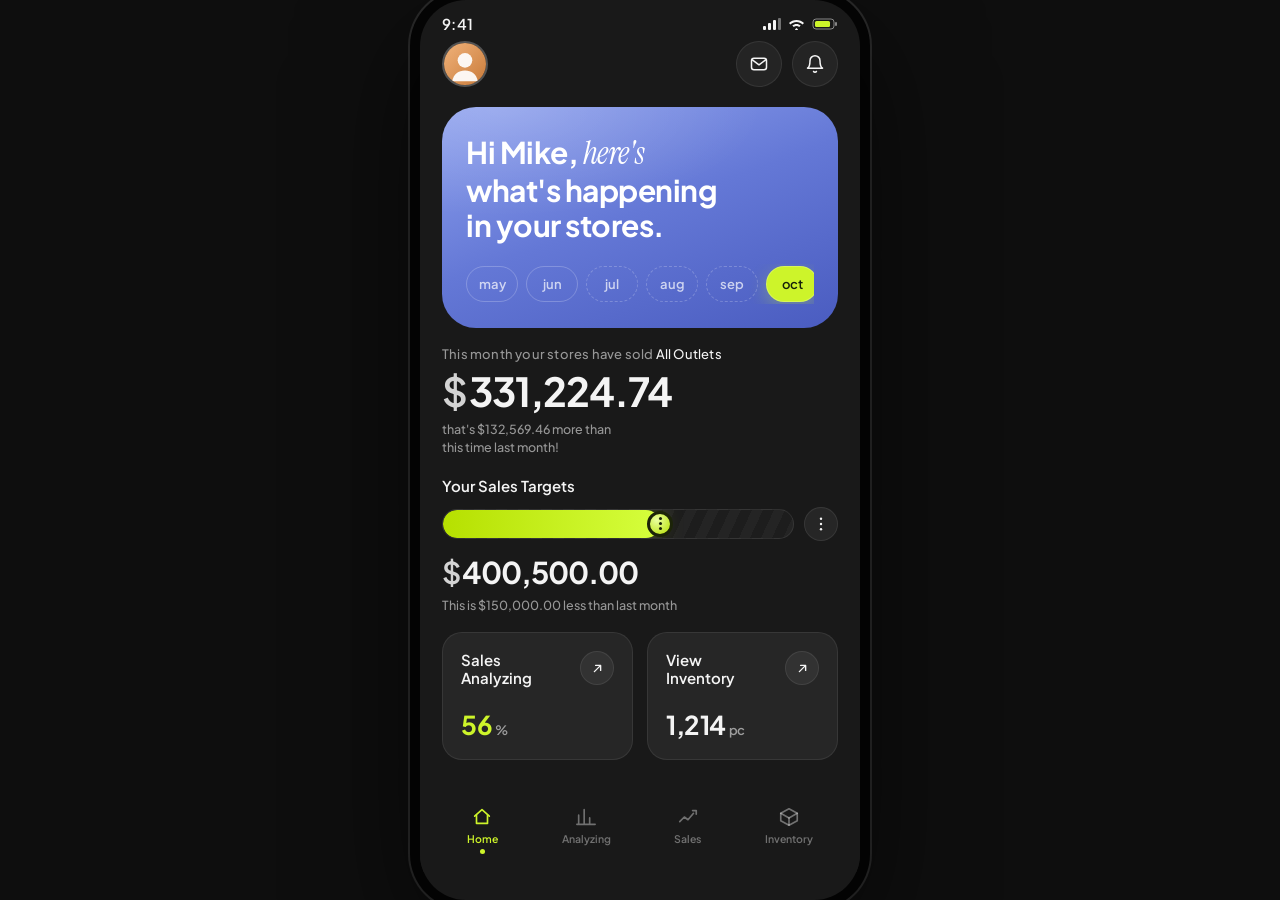
<file: index.html>
<!DOCTYPE html>
<html lang="en">
<head>
  <meta charset="UTF-8" />
  <meta name="viewport" content="width=device-width, initial-scale=1.0, viewport-fit=cover, maximum-scale=1.0, user-scalable=no" />
  <title>Stores — Dashboard</title>
  <meta name="description" content="Your stores dashboard — sales overview." />

  <!-- PWA -->
  <link rel="manifest" href="manifest.webmanifest" />
  <meta name="theme-color" content="#191919" />
  <meta name="apple-mobile-web-app-capable" content="yes" />
  <meta name="mobile-web-app-capable" content="yes" />
  <meta name="apple-mobile-web-app-status-bar-style" content="black-translucent" />
  <meta name="apple-mobile-web-app-title" content="Stores" />
  <link rel="apple-touch-icon" href="assets/icons/icon-180.png" />
  <link rel="icon" type="image/svg+xml" href="assets/icons/icon.svg" />

  <link rel="stylesheet" href="assets/css/style.css" />
</head>
<body>
  <div class="app">

    <!-- Status bar -->
    <div class="statusbar">
      <span>9:41</span>
      <span class="sb-right">
        <!-- signal -->
        <svg width="18" height="12" viewBox="0 0 18 12" fill="currentColor"><rect x="0" y="8" width="3" height="4" rx="1"/><rect x="5" y="5" width="3" height="7" rx="1"/><rect x="10" y="2" width="3" height="10" rx="1"/><rect x="15" y="0" width="3" height="12" rx="1" opacity=".4"/></svg>
        <!-- wifi -->
        <svg width="17" height="12" viewBox="0 0 17 12" fill="currentColor"><path d="M8.5 2C5.6 2 3 3.1 1 4.9L2.4 6.4C4 4.9 6.1 4 8.5 4s4.5.9 6.1 2.4L16 4.9C14 3.1 11.4 2 8.5 2Zm0 4c-1.6 0-3.1.6-4.2 1.6l1.5 1.5c.7-.7 1.7-1.1 2.7-1.1s2 .4 2.7 1.1l1.5-1.5C11.6 6.6 10.1 6 8.5 6Zm0 4-1.6 1.6c.4.4 1 .7 1.6.7s1.2-.3 1.6-.7L8.5 10Z"/></svg>
        <!-- battery -->
        <svg width="26" height="12" viewBox="0 0 26 12" fill="none"><rect x="1" y="1" width="21" height="10" rx="3" stroke="currentColor" opacity=".5"/><rect x="3" y="3" width="15" height="6" rx="1.5" fill="#cdf42a"/><rect x="23" y="4" width="2" height="4" rx="1" fill="currentColor" opacity=".5"/></svg>
      </span>
    </div>

    <div class="screen">

      <!-- Top bar: avatar + actions -->
      <div class="topbar">
        <img class="avatar" alt="Mike" src="data:image/svg+xml;utf8,<svg xmlns='http://www.w3.org/2000/svg' width='92' height='92'><defs><linearGradient id='g' x1='0' y1='0' x2='1' y2='1'><stop offset='0' stop-color='%23f0b27a'/><stop offset='1' stop-color='%23c97b3a'/></linearGradient></defs><rect width='92' height='92' fill='url(%23g)'/><circle cx='46' cy='38' r='16' fill='%23ffffff' opacity='.92'/><path d='M18 84c2-16 14-24 28-24s26 8 28 24z' fill='%23ffffff' opacity='.92'/></svg>" />
        <div class="actions-group">
          <button class="icon-btn" aria-label="Messages">
            <svg width="20" height="20" viewBox="0 0 24 24" fill="none" stroke="currentColor" stroke-width="1.8" stroke-linecap="round" stroke-linejoin="round"><rect x="3" y="5" width="18" height="14" rx="3"/><path d="m4 7 8 6 8-6"/></svg>
          </button>
          <button class="icon-btn" aria-label="Notifications">
            <svg width="20" height="20" viewBox="0 0 24 24" fill="none" stroke="currentColor" stroke-width="1.8" stroke-linecap="round" stroke-linejoin="round"><path d="M18 8a6 6 0 1 0-12 0c0 7-3 9-3 9h18s-3-2-3-9"/><path d="M13.7 21a2 2 0 0 1-3.4 0"/></svg>
          </button>
        </div>
      </div>

      <!-- Hero: greeting + months -->
      <div class="card-hero" style="margin-top:2px">
        <h1 style="font-size:30px;line-height:1.18;font-weight:700;letter-spacing:-0.5px;margin:2px 0 20px">
          Hi Mike, <span class="italic-serif" style="font-size:32px">here's</span><br>
          what's happening<br>in your stores.
        </h1>
        <div class="months on-hero">
          <div class="month">may</div>
          <div class="month">jun</div>
          <div class="month dashed">jul</div>
          <div class="month dashed">aug</div>
          <div class="month dashed">sep</div>
          <div class="month active">oct</div>
        </div>
      </div>

      <!-- This month sold -->
      <div>
        <div class="eyebrow">This month your stores have sold <span style="color:var(--text)">All Outlets</span></div>
        <div class="metric metric-lg mt-2"><span class="cur">$</span>331,224.74</div>
        <div class="subtle mt-2" style="max-width:30ch">that's $132,569.46 more than<br>this time last month!</div>
      </div>

      <!-- Sales targets -->
      <div>
        <div class="section-label" style="margin-bottom:12px">Your Sales Targets</div>
        <div class="row gap-10">
          <div class="progress grow" style="--value:62%">
            <div class="fill"></div>
            <div class="knob"></div>
          </div>
          <button class="arrow-chip" aria-label="Options">
            <svg width="18" height="18" viewBox="0 0 24 24" fill="currentColor"><circle cx="12" cy="5" r="1.6"/><circle cx="12" cy="12" r="1.6"/><circle cx="12" cy="19" r="1.6"/></svg>
          </button>
        </div>
        <div class="metric mt-4" style="font-size:30px"><span class="cur">$</span>400,500.00</div>
        <div class="subtle mt-2">This is $150,000.00 less than last month</div>
      </div>

      <!-- Tiles -->
      <div class="tiles">
        <a class="tile" href="sales-analyzing.html">
          <div class="tile-head">
            <div class="tile-name">Sales<br>Analyzing</div>
            <span class="arrow-chip"><svg width="15" height="15" viewBox="0 0 24 24" fill="none" stroke="currentColor" stroke-width="2.2" stroke-linecap="round" stroke-linejoin="round"><path d="M7 17 17 7M9 7h8v8"/></svg></span>
          </div>
          <div class="tile-value accent">56<span class="unit">%</span></div>
        </a>
        <a class="tile" href="#">
          <div class="tile-head">
            <div class="tile-name">View<br>Inventory</div>
            <span class="arrow-chip"><svg width="15" height="15" viewBox="0 0 24 24" fill="none" stroke="currentColor" stroke-width="2.2" stroke-linecap="round" stroke-linejoin="round"><path d="M7 17 17 7M9 7h8v8"/></svg></span>
          </div>
          <div class="tile-value">1,214<span class="unit">pc</span></div>
        </a>
      </div>

    </div>

    <!-- Bottom nav -->
    <nav class="tabbar">
      <a href="index.html" class="active">
        <svg width="22" height="22" viewBox="0 0 24 24" fill="none" stroke="currentColor" stroke-width="1.8" stroke-linecap="round" stroke-linejoin="round"><path d="M4 11 12 4l8 7"/><path d="M6 10v9h12v-9"/></svg>
        <span>Home</span><span class="dot"></span>
      </a>
      <a href="sales-analyzing.html">
        <svg width="22" height="22" viewBox="0 0 24 24" fill="none" stroke="currentColor" stroke-width="1.8" stroke-linecap="round" stroke-linejoin="round"><path d="M4 20V10M10 20V4M16 20v-7M22 20H2"/></svg>
        <span>Analyzing</span><span class="dot"></span>
      </a>
      <a href="your-sales.html">
        <svg width="22" height="22" viewBox="0 0 24 24" fill="none" stroke="currentColor" stroke-width="1.8" stroke-linecap="round" stroke-linejoin="round"><path d="M3 17l5-5 4 3 6-7"/><path d="M17 5h4v4"/></svg>
        <span>Sales</span><span class="dot"></span>
      </a>
      <a href="#">
        <svg width="22" height="22" viewBox="0 0 24 24" fill="none" stroke="currentColor" stroke-width="1.8" stroke-linecap="round" stroke-linejoin="round"><path d="M3 8l9-5 9 5v8l-9 5-9-5z"/><path d="M3 8l9 5 9-5"/><path d="M12 13v8"/></svg>
        <span>Inventory</span><span class="dot"></span>
      </a>
    </nav>

  </div>
  <script src="assets/js/app.js"></script>
</body>
</html>
</file>
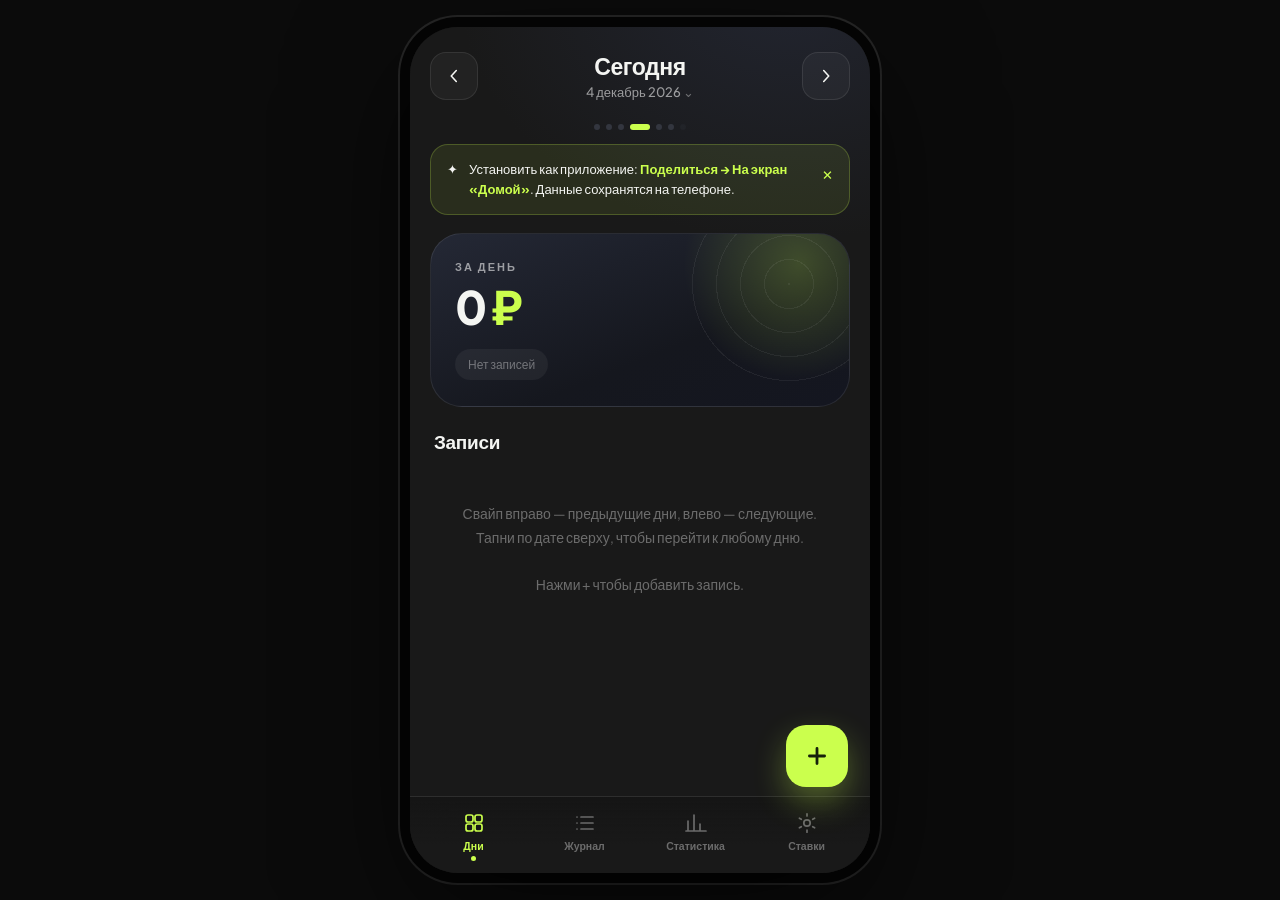
<file: zarplata/index.html>
<!DOCTYPE html>
<html lang="ru">
<head>
<meta charset="UTF-8">
<meta name="viewport" content="width=device-width, initial-scale=1.0, viewport-fit=cover, maximum-scale=1.0, user-scalable=no">
<meta name="apple-mobile-web-app-capable" content="yes">
<meta name="mobile-web-app-capable" content="yes">
<meta name="apple-mobile-web-app-status-bar-style" content="black-translucent">
<meta name="apple-mobile-web-app-title" content="Зарплата">
<meta name="theme-color" content="#191919">
<title>Зарплата</title>
<link rel="manifest" href="manifest.webmanifest">
<link rel="apple-touch-icon" href="icon-180.png">
<link rel="icon" type="image/svg+xml" href="icon.svg">
<link rel="preconnect" href="https://fonts.googleapis.com">
<link rel="preconnect" href="https://fonts.gstatic.com" crossorigin>
<link rel="stylesheet" href="https://fonts.googleapis.com/css2?family=Plus+Jakarta+Sans:wght@400;500;600;700;800&display=swap">
<style>
  :root{
    --bg:#191919; --bg2:#141414; --card:#232323; --card2:#2b2b2b; --card3:#333640; --line:rgba(255,255,255,.09);
    --ink:#F4F5F2; --muted:rgba(255,255,255,.56); --dim:rgba(255,255,255,.36);
    --acc:#CBFF4D; --acc-b:#D6FF3D; --acc-d:#A8E02E; --on-acc:#16210A;
    --blue1:#8FA2EE; --blue2:#6478D6; --blue3:#4A5CC0;
    --hour:#CBFF4D; --shift:#7AA2FF; --piece:#FF8A5B; --red:#FF6B5B;
    --r-xl:32px; --r-lg:26px; --r-md:20px; --r-sm:15px;
    --font:'Plus Jakarta Sans',-apple-system,BlinkMacSystemFont,"SF Pro Display","Helvetica Neue",sans-serif;
  }
  *{margin:0;padding:0;box-sizing:border-box;-webkit-tap-highlight-color:transparent}
  html,body{height:100%}
  body{font-family:var(--font);background:#0d0d0d;color:var(--ink);overflow:hidden;position:fixed;inset:0;
    -webkit-font-smoothing:antialiased;font-weight:400}
  button,input{font-family:inherit;color:inherit}
  svg{display:block}

  #app{position:relative;height:100dvh;max-width:460px;margin:0 auto;display:flex;flex-direction:column;overflow:hidden;
    padding-top:env(safe-area-inset-top);
    background:radial-gradient(130% 55% at 82% -5%, #222530 0%, var(--bg) 55%)}
  .screen{flex:1;overflow-y:auto;-webkit-overflow-scrolling:touch;scrollbar-width:none}
  .screen::-webkit-scrollbar{display:none}
  .screen.hidden{display:none}

  @media (min-width:481px){
    body{position:relative;inset:auto;overflow:auto;min-height:100dvh;display:flex;align-items:center;justify-content:center;padding:22px 0;background:#0b0b0b}
    #app{height:min(920px,94dvh);border-radius:48px;box-shadow:0 40px 120px rgba(0,0,0,.6),0 0 0 10px #050505,0 0 0 12px #262626}
  }

  /* ---------- DAYS ---------- */
  .daysHeader{padding:22px 20px 8px;display:flex;align-items:center;justify-content:space-between;gap:12px}
  .navArrow{width:48px;height:48px;border-radius:16px;border:1px solid var(--line);background:rgba(255,255,255,.04);
    color:var(--ink);display:flex;align-items:center;justify-content:center;transition:transform .1s,background .2s}
  .navArrow:active{transform:scale(.9);background:var(--card2)}
  .navArrow:disabled{opacity:.28}
  .dayHead{position:relative;text-align:center;padding:2px 8px;flex:1}
  .dateOverlay{position:absolute;inset:0;width:100%;height:100%;opacity:0;border:none;background:none;margin:0;padding:0;-webkit-appearance:none}
  .dayBig{font-size:23px;font-weight:800;letter-spacing:-.4px}
  .daySub{font-size:13px;color:var(--muted);margin-top:3px;font-weight:500}
  .daySub::after{content:" ⌄";color:var(--dim)}
  .todayRow{display:flex;justify-content:center}
  .todayBtn{display:none;align-items:center;gap:5px;background:rgba(203,255,77,.10);border:1px solid rgba(203,255,77,.28);
    color:var(--acc);font-size:12px;font-weight:700;padding:7px 15px;border-radius:30px;margin-top:8px;transition:transform .1s}
  .dots{display:flex;justify-content:center;gap:6px;padding:14px 0 4px}
  .dot{width:6px;height:6px;border-radius:3px;background:#33363f;transition:all .25s}
  .dot.on{background:var(--acc);width:20px}
  .daysScroll{height:100%;overflow-y:auto;scrollbar-width:none;padding:10px 20px calc(112px + env(safe-area-inset-bottom))}
  .daysScroll::-webkit-scrollbar{display:none}

  .dayCard{margin:6px 0 22px;padding:26px 24px;border-radius:var(--r-xl);position:relative;overflow:hidden;
    background:linear-gradient(158deg,#242835 0%,#15171e 62%,#141620 100%);border:1px solid var(--line)}
  .dayCard::before{content:"";position:absolute;width:240px;height:240px;border-radius:50%;right:-70px;top:-90px;
    background:radial-gradient(circle,var(--acc) 0%,transparent 68%);opacity:.22;pointer-events:none}
  .dayCard::after{content:"";position:absolute;right:-50px;top:-60px;width:220px;height:220px;border-radius:50%;
    background:repeating-radial-gradient(circle at center,rgba(255,255,255,.06) 0 1px,transparent 1px 24px);pointer-events:none}
  .kicker{font-size:11px;letter-spacing:2px;color:var(--muted);position:relative;font-weight:700;text-transform:uppercase}
  .dayAmt{font-size:46px;font-weight:800;letter-spacing:-1.8px;margin-top:10px;line-height:1;position:relative}
  .dayAmt .cur{color:var(--acc)}
  .tags{display:flex;gap:8px;margin-top:20px;position:relative;flex-wrap:wrap}
  .tag{font-size:12px;padding:8px 13px;border-radius:30px;font-weight:600}
  .tagMuted{font-size:12px;padding:8px 13px;border-radius:30px;color:var(--dim);background:rgba(255,255,255,.05)}

  .secRow{display:flex;justify-content:space-between;align-items:center;margin:8px 4px 14px}
  .secTi{font-size:19px;font-weight:700;letter-spacing:-.3px}
  .secSa{font-size:13px;color:var(--dim);font-weight:600}
  .rec{position:relative;background:var(--card);border:1px solid var(--line);border-radius:var(--r-md);padding:15px 34px 15px 15px;margin-bottom:11px;
    display:flex;align-items:center;gap:14px;transition:transform .12s,background .2s}
  .rec:active{background:var(--card2);transform:scale(.99)}
  .recDot{width:48px;height:48px;border-radius:15px;display:flex;align-items:center;justify-content:center;flex-shrink:0}
  .recL1{font-size:15px;font-weight:700}
  .recL2{font-size:12.5px;color:var(--muted);margin-top:3px;font-weight:500}
  .recNote{font-size:12px;color:var(--dim);margin-top:3px;font-style:italic;overflow:hidden;text-overflow:ellipsis;white-space:nowrap}
  .recSum{font-size:17px;font-weight:800;white-space:nowrap;letter-spacing:-.3px}
  .recChev{position:absolute;right:12px;top:50%;transform:translateY(-50%);display:flex;opacity:.5}
  .empty{text-align:center;color:var(--dim);padding:34px 20px;font-size:14px;line-height:1.7}

  .repeatBtn,.dupBtn{width:100%;border-radius:16px;padding:15px;font-size:14px;font-weight:700;
    background:rgba(203,255,77,.09);color:var(--acc);border:1px solid rgba(203,255,77,.24);
    display:flex;align-items:center;justify-content:center;gap:8px;transition:transform .1s}
  .repeatBtn{margin-bottom:16px}
  .dupBtn{margin-top:14px}

  /* ---------- JOURNAL ---------- */
  .logHead{display:flex;justify-content:space-between;align-items:baseline;margin:22px 4px 12px}
  .logHead .ld{font-size:13px;font-weight:700;letter-spacing:.2px}
  .logHead .ls{font-size:14px;color:var(--acc);font-weight:800}
  #logSearch{margin-bottom:10px}

  /* ---------- PAGES ---------- */
  .page{height:100%;overflow-y:auto;scrollbar-width:none;padding:26px 20px calc(120px + env(safe-area-inset-bottom))}
  .page::-webkit-scrollbar{display:none}
  .pageTitle{font-size:30px;font-weight:800;letter-spacing:-.6px;margin:4px 2px 20px}
  .statCard{background:var(--card);border:1px solid var(--line);border-radius:var(--r-lg);padding:22px;margin-bottom:14px}
  .statH{font-size:12px;letter-spacing:1.4px;font-weight:700;margin-bottom:18px;color:var(--muted);text-transform:uppercase}
  .mArrow{width:44px;height:44px;border-radius:14px;border:1px solid var(--line);background:rgba(255,255,255,.04);
    color:var(--ink);display:flex;align-items:center;justify-content:center;flex-shrink:0;transition:transform .1s}
  .mArrow:active{transform:scale(.9)}
  .mArrow:disabled{opacity:.3}
  .goalBarWrap{height:14px;border-radius:10px;background:var(--card2);overflow:hidden}
  .goalBar{height:100%;width:0;border-radius:10px;background:linear-gradient(90deg,var(--acc-d),var(--acc-b));
    box-shadow:0 0 18px rgba(203,255,77,.35);transition:width .6s cubic-bezier(.22,.9,.3,1)}
  .legrow{display:flex;align-items:center;gap:12px;margin-bottom:13px}
  .legrow:last-child{margin-bottom:0}
  .legrow .sw{width:12px;height:12px;border-radius:5px}
  .legrow .nm{flex:1;font-size:13px;color:var(--muted);font-weight:500}
  .legrow .vl{font-weight:700;font-size:14px}
  .bars{display:flex;align-items:flex-end;gap:9px;height:160px}
  .bars .col{flex:1;display:flex;flex-direction:column;align-items:center;gap:7px;height:100%;justify-content:flex-end}
  .bars .bval{font-size:9px;color:var(--muted);font-weight:700;height:12px;line-height:12px}
  .bars .barWrap{flex:1;width:100%;display:flex;align-items:flex-end;min-height:0}
  .bars .bar{width:100%;border-radius:9px 9px 5px 5px;background:linear-gradient(180deg,var(--acc),var(--acc-d));min-height:4px}
  .bars .bar.sel{background:linear-gradient(180deg,#ffffff,var(--acc));box-shadow:0 0 16px rgba(203,255,77,.3)}
  .bars .bl{font-size:10px;color:var(--dim);font-weight:600}
  .bars .bl.sel{color:var(--acc)}
  .totrow{display:flex;justify-content:space-between;align-items:center;padding:13px 0;border-bottom:1px solid var(--line)}
  .totrow:last-child{border:none}
  .totrow .k{color:var(--muted);font-size:14px;font-weight:500}
  .totrow .v{font-weight:700;font-size:15px}

  /* inputs / buttons */
  .fieldLbl{font-size:11px;letter-spacing:.6px;color:var(--muted);margin-bottom:9px;text-transform:uppercase;font-weight:600}
  input[type=date],input[type=number],input[type=text]{width:100%;background:var(--card2);border:1px solid var(--line);
    border-radius:16px;padding:16px;font-size:16px;color:var(--ink);margin-bottom:14px;-webkit-appearance:none;font-weight:500}
  input:focus{outline:none;border-color:var(--acc);background:#2f3128}
  input::placeholder{color:var(--dim);font-weight:400}
  .primBtn{width:100%;border:none;border-radius:16px;padding:17px;font-size:16px;font-weight:800;background:var(--acc);color:var(--on-acc);margin-top:6px;
    box-shadow:0 10px 26px rgba(203,255,77,.22);transition:transform .1s,background .15s}
  .primBtn:active{background:var(--acc-d);transform:scale(.985)}
  .ghostBtn{border-radius:16px;padding:16px;font-size:15px;background:var(--card2);color:var(--ink);border:1px solid var(--line);flex:0 0 96px;margin-top:6px;font-weight:600;transition:transform .1s}
  .delBtn{width:100%;border-radius:16px;padding:15px;font-size:15px;background:rgba(255,107,91,.09);color:var(--red);
    border:1px solid rgba(255,107,91,.22);margin-top:10px;font-weight:600;display:flex;align-items:center;justify-content:center;gap:8px;transition:transform .1s}
  .delConfirm{margin-top:12px;background:rgba(255,107,91,.06);border:1px solid rgba(255,107,91,.2);border-radius:18px;padding:16px}
  .delConfirm .dcq{font-size:14px;color:var(--red);display:block;text-align:center;margin-bottom:12px;font-weight:600}

  /* nav + fab */
  nav{position:absolute;bottom:0;left:0;right:0;z-index:40;
    background:linear-gradient(180deg,rgba(20,20,20,.72),var(--bg) 62%);backdrop-filter:blur(20px);-webkit-backdrop-filter:blur(20px);
    border-top:1px solid var(--line);display:flex;align-items:center;justify-content:space-around;
    padding:10px 8px calc(10px + env(safe-area-inset-bottom))}
  nav button{background:none;border:none;flex:1;display:flex;flex-direction:column;align-items:center;gap:4px;color:var(--dim);padding:4px 0 2px}
  nav button .t{font-size:10.5px;font-weight:700}
  nav button::after{content:"";width:5px;height:5px;border-radius:50%;background:var(--acc);opacity:0;transition:opacity .2s}
  nav button.active{color:var(--acc)}
  nav button.active::after{opacity:1}
  .fab{position:absolute;bottom:calc(86px + env(safe-area-inset-bottom));right:22px;width:62px;height:62px;border-radius:20px;z-index:41;
    border:none;background:var(--acc);box-shadow:0 14px 32px rgba(203,255,77,.32);display:flex;align-items:center;justify-content:center;transition:transform .12s}
  .fab:active{transform:scale(.9)}

  /* sheet */
  .overlay{position:absolute;inset:0;background:rgba(0,0,0,.72);backdrop-filter:blur(7px);-webkit-backdrop-filter:blur(7px);
    display:none;align-items:flex-end;z-index:50}
  .overlay.show{display:flex}
  .sheet{background:var(--bg2);width:100%;border-radius:32px 32px 0 0;border-top:1px solid var(--line);
    padding:12px 22px calc(28px + env(safe-area-inset-bottom));max-height:93%;overflow-y:auto;scrollbar-width:none;
    animation:rise .34s cubic-bezier(.2,.9,.3,1)}
  .sheet::-webkit-scrollbar{display:none}
  @keyframes rise{from{transform:translateY(100%)}to{transform:translateY(0)}}
  .grip{width:44px;height:5px;background:rgba(255,255,255,.14);border-radius:3px;margin:6px auto 20px}
  .steps{display:flex;gap:6px;margin-bottom:22px}
  .steps i{flex:1;height:4px;border-radius:2px;background:rgba(255,255,255,.08)}
  .steps i.on{background:var(--acc)}
  .qh{font-size:25px;font-weight:800;margin-bottom:5px;letter-spacing:-.4px}
  .qs{font-size:13px;color:var(--muted);margin-bottom:24px;font-weight:500}
  .optBtn{width:100%;background:var(--card);border:1px solid var(--line);border-radius:20px;padding:18px;margin-bottom:12px;
    display:flex;align-items:center;gap:15px;text-align:left;transition:transform .1s,border-color .2s}
  .optBtn:active{border-color:var(--acc);transform:scale(.99)}
  .optIc{width:48px;height:48px;border-radius:15px;display:flex;align-items:center;justify-content:center;flex-shrink:0}
  .optL{font-size:16px;font-weight:700} .optD{font-size:12px;color:var(--muted);margin-top:2px;font-weight:500}
  .seg2{display:flex;gap:10px;margin-bottom:16px}
  .seg2 button{flex:1;background:var(--card);border:1px solid var(--line);color:var(--muted);border-radius:15px;padding:15px;font-size:14px;font-weight:600;transition:.15s}
  .seg2 button.on{border-color:var(--acc);color:var(--acc);background:rgba(203,255,77,.1)}
  .pick3{display:flex;gap:9px;margin-bottom:12px}
  .pick3 input{margin:0;padding:16px 8px;font-size:15px;text-align:center}
  .row2{display:flex;gap:10px}
  .row2>div{flex:1}
  .formulaHint{font-size:12px;color:var(--muted);background:var(--card2);border:1px solid var(--line);border-radius:13px;
    padding:11px 12px;margin:2px 0 15px;text-align:center;font-weight:500}
  .liveBox{background:var(--card);border:1px solid var(--line);border-radius:20px;padding:17px 20px;margin:6px 0 18px;
    display:flex;justify-content:space-between;align-items:center}
  .liveBox .cl{font-size:12px;color:var(--muted);font-weight:500} .liveBox .cvol{font-size:12px;color:var(--acc);font-weight:600}
  .liveBox .cv{font-size:27px;font-weight:800;color:var(--acc);letter-spacing:-.5px}
  .btnrow{display:flex;gap:10px}
  .toast{position:absolute;bottom:calc(112px + env(safe-area-inset-bottom));left:50%;transform:translateX(-50%);
    background:var(--acc);color:var(--on-acc);padding:14px 20px;border-radius:30px;font-size:14px;font-weight:700;z-index:99;
    display:flex;align-items:center;gap:12px;max-width:90%;box-shadow:0 14px 34px rgba(0,0,0,.4)}
  .toastU{background:var(--on-acc);color:var(--acc);border:none;border-radius:20px;padding:7px 13px;font-size:13px;font-weight:800;flex-shrink:0}
  .installTip{margin:0 0 18px;padding:15px 16px;background:rgba(203,255,77,.09);border:1px solid rgba(203,255,77,.22);
    border-radius:18px;font-size:13px;display:flex;gap:11px;align-items:flex-start;line-height:1.5}
  .installTip b{color:var(--acc)}
  .installTip button{margin-left:auto;background:none;border:none;color:var(--acc);font-size:18px;flex-shrink:0}

  /* ---------- motion ---------- */
  .donut-seg{transition:stroke-dasharray .7s cubic-bezier(.3,.85,.3,1)}
  .bars .bar{transition:height .55s cubic-bezier(.22,.9,.3,1)}
  .overlay{transition:opacity .24s ease}
  .overlay.closing{opacity:0}
  .sheet.closing{animation:fall .25s cubic-bezier(.4,0,.6,1) forwards}
  @keyframes fall{from{transform:translateY(0)}to{transform:translateY(100%)}}
  .toast.out{animation:toastOut .2s ease forwards}
  @keyframes toastOut{from{opacity:1}to{opacity:0;transform:translate(-50%,10px)}}
  .primBtn:active,.ghostBtn:active,.delBtn:active,.dupBtn:active,.repeatBtn:active,.todayBtn:active{transform:scale(.975)}
  @keyframes scrIn{from{opacity:0;transform:translateY(8px)}to{opacity:1;transform:none}}
  @keyframes recIn{from{opacity:0;transform:translateY(10px)}to{opacity:1;transform:none}}
  @keyframes ovIn{from{opacity:0}to{opacity:1}}
  @keyframes toastIn{from{opacity:0;transform:translate(-50%,16px)}to{opacity:1;transform:translate(-50%,0)}}
  @keyframes pop{from{transform:scale(.82)}to{transform:scale(1)}}
  @media (prefers-reduced-motion: no-preference){
    .screen:not(.hidden){animation:scrIn .26s cubic-bezier(.22,.9,.3,1)}
    #recList .rec{animation:recIn .32s both cubic-bezier(.22,.9,.3,1)}
    .overlay.show{animation:ovIn .24s ease}
    .toast{animation:toastIn .28s cubic-bezier(.2,.9,.3,1)}
    nav button.active .ico{animation:pop .32s cubic-bezier(.3,1.5,.5,1)}
  }
  @media (prefers-reduced-motion: reduce){
    .sheet{animation:none}
    .bars .bar,.goalBar,.donut-seg{transition:none}
    #recList .rec{animation:none}
  }
</style>
</head>
<body>
<div id="app">
  <section class="screen" id="scr-days">
    <div class="daysHeader">
      <button class="navArrow" id="dPrev" aria-label="Предыдущий день"></button>
      <div class="dayHead" id="dayHead">
        <div class="dayBig" id="dayBig"></div>
        <div class="daySub" id="daySub"></div>
        <input type="date" id="dJump" class="dateOverlay" aria-label="Перейти к дате">
      </div>
      <button class="navArrow" id="dNext" aria-label="Следующий день"></button>
    </div>
    <div class="todayRow"><button class="todayBtn" id="todayBtn" aria-label="Перейти к сегодня">↓ Сегодня</button></div>
    <div class="dots" id="dots"></div>
    <div class="daysScroll" id="daysScroll">
      <div class="installTip" id="installTip">
        <span>✦</span><div>Установить как приложение: <b>Поделиться → На экран «Домой»</b>. Данные сохранятся на телефоне.</div>
        <button onclick="document.getElementById('installTip').style.display='none'">×</button>
      </div>
      <div class="dayCard">
        <div class="kicker">За день</div>
        <div class="dayAmt" id="dayAmt">0 <span class="cur">₽</span></div>
        <div class="tags" id="dayTags"></div>
      </div>
      <div class="secRow"><span class="secTi">Записи</span><span class="secSa" id="recCount"></span></div>
      <div id="recList"></div>
    </div>
    <button class="fab" id="fabDay" aria-label="Добавить запись"></button>
  </section>

  <section class="screen hidden page" id="scr-log">
    <div class="pageTitle">Журнал</div>
    <input type="text" id="logSearch" placeholder="Поиск: смена, доска, заметка, дата…" oninput="onLogSearch()">
    <div id="logList"></div>
  </section>

  <section class="screen hidden page" id="scr-stats">
    <div class="pageTitle">Статистика</div>

    <div class="statCard" id="goalCard" style="display:none">
      <div style="display:flex;align-items:baseline;justify-content:space-between;margin-bottom:14px">
        <div class="statH" style="margin:0">Цель месяца</div>
        <div id="goalPct" style="font-size:14px;font-weight:800;color:var(--acc)"></div>
      </div>
      <div class="goalBarWrap"><div class="goalBar" id="goalBar"></div></div>
      <div id="goalText" style="font-size:13px;color:var(--muted);margin-top:12px;font-weight:500"></div>
    </div>

    <div class="statCard" id="distCard">
      <div style="display:flex;align-items:center;justify-content:space-between;margin-bottom:16px">
        <button class="mArrow" id="mPrev" aria-label="Предыдущий месяц"></button>
        <div style="text-align:center">
          <div style="font-size:12px;letter-spacing:1.4px;font-weight:700;color:var(--muted);text-transform:uppercase">Распределение</div>
          <div style="font-size:13px;color:var(--ink);margin-top:3px;font-weight:600" id="mLabel"></div>
        </div>
        <button class="mArrow" id="mNext" aria-label="Следующий месяц"></button>
      </div>
      <div style="display:flex;justify-content:center;position:relative;margin:6px 0 20px">
        <svg width="180" height="180" viewBox="0 0 180 180" id="donut"></svg>
        <div style="position:absolute;top:50%;left:50%;transform:translate(-50%,-50%);text-align:center">
          <div style="font-size:25px;font-weight:800;letter-spacing:-.5px" id="donutTotal">0 ₽</div>
          <div style="font-size:11px;color:var(--muted);letter-spacing:1px;font-weight:600;text-transform:uppercase">за месяц</div>
        </div>
      </div>
      <div id="legend"></div>
    </div>

    <div class="statCard">
      <div class="statH">Среднее и прогноз</div>
      <div id="avgRows"></div>
    </div>

    <div class="statCard">
      <div class="statH">Динамика · 6 месяцев</div>
      <div class="bars" id="bars"></div>
    </div>

    <div class="statCard">
      <div class="statH">За всё время</div>
      <div id="allTime"></div>
    </div>

    <div class="statCard">
      <div class="statH">По годам</div>
      <div id="byYear"></div>
    </div>
  </section>

  <section class="screen hidden page" id="scr-set">
    <div class="pageTitle">Ставки</div>
    <div class="statCard">
      <div class="statH">Ставки оплаты</div>
      <div class="fieldLbl">Почасовая · ₽/час</div><input type="number" id="r_hour" inputmode="decimal">
      <div class="fieldLbl">За смену · ₽</div><input type="number" id="r_shift" inputmode="decimal">
      <div class="fieldLbl">Сделка «Доска» · ₽/м³</div><input type="number" id="r_board" inputmode="decimal">
      <div class="fieldLbl">Сделка «Переклейка» · ₽/м³</div><input type="number" id="r_reglue" inputmode="decimal">
      <div class="fieldLbl">Цель на месяц · ₽ (0 — выключить)</div><input type="number" id="r_goal" inputmode="decimal">
      <button class="primBtn" onclick="saveRates()">Сохранить</button>
      <div style="font-size:12px;color:var(--dim);margin-top:14px;line-height:1.5;font-weight:500">Новая ставка применяется только к будущим записям. Заработок прошлых дней не меняется.</div>
    </div>
    <div class="statCard">
      <div class="statH">Резервная копия</div>
      <div class="totrow"><span class="k">Сохрани данные на всякий случай</span></div>
      <button class="primBtn" style="background:var(--shift);color:#0b1020;box-shadow:0 10px 26px rgba(122,162,255,.22);margin-top:16px" onclick="exportData()">Скачать копию (.json)</button>
      <label class="ghostBtn" style="flex:none;display:block;text-align:center;margin-top:10px;cursor:pointer">Загрузить из копии
        <input type="file" accept=".json" style="display:none" onchange="importData(event)"></label>
      <div class="delConfirm" id="importConfirm" style="display:none">
        <span class="dcq" id="importConfirmText"></span>
        <div class="btnrow"><button class="ghostBtn" onclick="cancelImport()">Отмена</button>
        <button class="primBtn" style="flex:1;margin-top:0" onclick="confirmImport()">Да, заменить</button></div>
      </div>
    </div>
  </section>

  <nav>
    <button class="active" id="nav-days" onclick="go('days')"><span class="ico" id="ic-days"></span><span class="t">Дни</span></button>
    <button id="nav-log" onclick="go('log')"><span class="ico" id="ic-log"></span><span class="t">Журнал</span></button>
    <button id="nav-stats" onclick="go('stats')"><span class="ico" id="ic-stats"></span><span class="t">Статистика</span></button>
    <button id="nav-set" onclick="go('set')"><span class="ico" id="ic-set"></span><span class="t">Ставки</span></button>
  </nav>

  <div class="overlay" id="overlay"><div class="sheet" id="sheet"></div></div>
</div>

<script>
const LS="zp_rec_v4", LS_R="zp_rate_v4", LS_G="zp_goal_v4";
const DEF={hour:350,shift:6000,board:170,reglue:166};
const MN=["Январь","Февраль","Март","Апрель","Май","Июнь","Июль","Август","Сентябрь","Октябрь","Ноябрь","Декабрь"];
const MNs=["янв","фев","мар","апр","мая","июн","июл","авг","сен","окт","ноя","дек"];
const WD=["Воскресенье","Понедельник","Вторник","Среда","Четверг","Пятница","Суббота"];
const SYS={
  hour:{l:"Почасовка",ic:"clock",c:"#CBFF4D",s:"rgba(203,255,77,.12)"},
  shift:{l:"Смена",ic:"shift",c:"#7AA2FF",s:"rgba(122,162,255,.12)"},
  piece:{l:"Сделка",ic:"box",c:"#FF8A5B",s:"rgba(255,138,91,.12)"}};
const SYS_FB={l:"Запись",ic:"box",c:"#8A8E9B",s:"rgba(138,142,155,.12)"};
function sysInfo(s){return SYS[s]||SYS_FB}

/* Apple-style line icons */
function icon(name,size,color,sw){
  size=size||24;color=color||"currentColor";sw=sw||1.7;
  const a=`fill="none" stroke="${color}" stroke-width="${sw}" stroke-linecap="round" stroke-linejoin="round"`;
  const P={
    clock:`<circle cx="12" cy="12" r="8.5" ${a}/><path d="M12 7.5V12l3 1.8" ${a}/>`,
    shift:`<path d="M17.5 13.5A6 6 0 1 1 10.5 6.5a4.7 4.7 0 0 0 7 7Z" ${a}/>`,
    box:`<path d="M12 3 4.5 7v10L12 21l7.5-4V7L12 3Z" ${a}/><path d="M4.5 7 12 11l7.5-4M12 11v10" ${a}/>`,
    grid:`<rect x="4" y="4" width="7" height="7" rx="2" ${a}/><rect x="13" y="4" width="7" height="7" rx="2" ${a}/><rect x="4" y="13" width="7" height="7" rx="2" ${a}/><rect x="13" y="13" width="7" height="7" rx="2" ${a}/>`,
    chart:`<path d="M4 20V10M10 20V4M16 20v-7M22 20H2" ${a}/>`,
    gear:`<circle cx="12" cy="12" r="3.2" ${a}/><path d="M12 2.8v2.2M12 19v2.2M4.4 7.2l1.9 1.1M17.7 15.7l1.9 1.1M4.4 16.8l1.9-1.1M17.7 8.3l1.9-1.1" ${a}/>`,
    plus:`<path d="M12 5.5v13M5.5 12h13" ${a}/>`,
    left:`<path d="M14.5 6 9 12l5.5 6" ${a}/>`,
    right:`<path d="M9.5 6 15 12l-5.5 6" ${a}/>`,
    trash:`<path d="M5.5 7h13M9.5 7V5.2c0-.7.5-1.2 1.2-1.2h2.6c.7 0 1.2.5 1.2 1.2V7M7 7l.8 11.5c0 .8.7 1.5 1.5 1.5h5.4c.8 0 1.5-.7 1.5-1.5L18 7" ${a}/>`,
    list:`<path d="M8 6h12M8 12h12M8 18h12M4 6h.01M4 12h.01M4 18h.01" ${a}/>`,
    chev:`<path d="M9 6l6 6-6 6" ${a}/>`,
    copy:`<rect x="8" y="8" width="11" height="11" rx="2.5" ${a}/><path d="M16 8V6.5A2.5 2.5 0 0 0 13.5 4h-7A2.5 2.5 0 0 0 4 6.5v7A2.5 2.5 0 0 0 6.5 16H8" ${a}/>`,
    repeat:`<path d="M17 2.5 20 5.5 17 8.5M20 5.5H8.5A4.5 4.5 0 0 0 4 10v.5M7 21.5 4 18.5 7 15.5M4 18.5h11.5A4.5 4.5 0 0 0 20 14v-.5" ${a}/>`,
  };
  return `<svg width="${size}" height="${size}" viewBox="0 0 24 24">${P[name]}</svg>`;
}

let records=load(LS,[]), rates=load(LS_R,DEF), goal=load(LS_G,0);
function load(k,d){try{const v=JSON.parse(localStorage.getItem(k));return v==null?d:v}catch(e){return d}}
let storageWarned=false;
function persist(){try{localStorage.setItem(LS,JSON.stringify(records));localStorage.setItem(LS_R,JSON.stringify(rates));localStorage.setItem(LS_G,JSON.stringify(goal))}
  catch(e){if(!storageWarned){storageWarned=true;try{flash("Не удалось сохранить: память переполнена или приватный режим")}catch(_){}}}}
function fmt(n){return Math.round(n).toLocaleString("ru-RU")+" ₽"}
function kfmt(n){n=Math.round(n);return n>=1000?Math.round(n/1000)+"к":n+""}
const prefersReduced=!!(window.matchMedia&&window.matchMedia("(prefers-reduced-motion: reduce)").matches);
function easeOut(t){return 1-Math.pow(1-t,3)}
function animNum(el,to,render,dur){if(!el)return;to=Math.round(to);const from=el._v==null?to:el._v;el._v=to;
  if(prefersReduced||from===to){el.innerHTML=render(to);return}
  dur=dur||460;const t0=performance.now();
  requestAnimationFrame(function step(now){const p=Math.min(1,(now-t0)/dur);const v=Math.round(from+(to-from)*easeOut(p));el.innerHTML=render(v);if(p<1)requestAnimationFrame(step)});}
function uid(){return Date.now().toString(36)+Math.random().toString(36).slice(2,6)}
function plural(n,a,b,c){n=Math.abs(n)%100;const k=n%10;if(n>10&&n<20)return c;if(k>1&&k<5)return b;if(k===1)return a;return c}
function iso(d){return d.getFullYear()+"-"+String(d.getMonth()+1).padStart(2,"0")+"-"+String(d.getDate()).padStart(2,"0")}
function esc(s){return String(s).replace(/[&<>"]/g,c=>({"&":"&amp;","<":"&lt;",">":"&gt;",'"':"&quot;"}[c]))}
function vol(r){return (+r.len||0)*(+r.wid||0)*(+r.thk||0)/1e9*(+r.qty||0)*(+r.batches||1)}
function rateFor(r){if(r.sys==="hour")return +rates.hour||0;if(r.sys==="shift")return +rates.shift||0;return (r.kind==="reglue"?+rates.reglue:+rates.board)||0}
function calc(r){const rt=r.rate!=null?+r.rate:rateFor(r);
  if(r.sys==="hour")return (+r.hours||0)*rt;
  if(r.sys==="shift")return (+r.shifts||0)*rt;
  if(r.sys==="piece")return vol(r)*rt;return 0}
function rub(r){return Math.round(calc(r))}   /* округление на запись: суммы из них сходятся с итогами */
function dayRecs(d){return records.filter(r=>r.date===d)}
function monthRecs(m){return records.filter(r=>r.date.slice(0,7)===m)}
function daysWorked(recs){return new Set(recs.map(r=>r.date)).size}

/* однократная миграция: фиксируем текущую ставку в каждой старой записи */
(function(){let mig=false;records.forEach(r=>{if(r.rate==null){r.rate=rateFor(r);mig=true}});if(mig)persist();})();

/* static icons */
document.getElementById("ic-days").innerHTML=icon("grid",24);
document.getElementById("ic-log").innerHTML=icon("list",24);
document.getElementById("ic-stats").innerHTML=icon("chart",24);
document.getElementById("ic-set").innerHTML=icon("gear",24);
document.getElementById("dPrev").innerHTML=icon("left",22);
document.getElementById("dNext").innerHTML=icon("right",22);
document.getElementById("mPrev").innerHTML=icon("left",20);
document.getElementById("mNext").innerHTML=icon("right",20);
document.getElementById("fabDay").innerHTML=icon("plus",28,"#16210A",2.4);

/* ---------- DAYS ---------- */
let today=iso(new Date());
const MAXF=2;                              // сколько дней вперёд можно листать стрелкой
function addDays(s,n){const d=new Date(s+"T00:00:00");d.setDate(d.getDate()+n);return iso(d)}
function maxDay(){return addDays(today,MAXF)}
let curDay=today;                          // выбранный день, без жёсткого окна в прошлое
/* стрелка влево = прошлое (dir=1), вправо = будущее (dir=-1) */
function goDay(dir){const n=addDays(curDay,-dir);if(n>maxDay())return;curDay=n;renderDay();}
function jumpDay(s){if(!s)return;if(s>maxDay())s=maxDay();curDay=s;renderDay();}
document.getElementById("dPrev").onclick=()=>goDay(1);
document.getElementById("dNext").onclick=()=>goDay(-1);
document.getElementById("todayBtn").onclick=()=>{curDay=today;renderDay()};
document.getElementById("dJump").onchange=function(){jumpDay(this.value)};
document.getElementById("fabDay").onclick=()=>openAdd(curDay);
document.addEventListener("visibilitychange",()=>{if(document.visibilityState!=="visible")return;
  const t=iso(new Date());if(t===today)return;const wasToday=curDay===today;today=t;if(wasToday)curDay=t;refresh();});

function detail(r){
  const rt=r.rate!=null?+r.rate:rateFor(r);
  if(r.sys==="hour")return `${r.hours} ч × ${rt} ₽`;
  if(r.sys==="shift")return `${r.shifts} ${plural(r.shifts,"смена","смены","смен")} × ${rt} ₽`;
  if(r.sys==="piece")return `${r.kind==="board"?"Доска":"Переклейка"} · ${vol(r).toFixed(3)} м³`+(r.batches>1?` · ${r.batches} заклад.`:"");
  return "";
}
function recRow(r,i){
  const note=r.note?`<div class="recNote">${esc(r.note)}</div>`:"";
  const S=sysInfo(r.sys);
  const dl=(i!=null)?` style="animation-delay:${Math.min(i,10)*45}ms"`:"";
  return `<div class="rec"${dl} onclick="openEdit('${r.id}')">
    <div class="recDot" style="background:${S.s}">${icon(S.ic,22,S.c)}</div>
    <div style="flex:1;min-width:0"><div class="recL1">${S.l}</div><div class="recL2">${detail(r)}</div>${note}</div>
    <div class="recSum">${fmt(rub(r))}</div>
    <span class="recChev">${icon("chev",18,"rgba(255,255,255,.4)")}</span></div>`;
}
function renderDay(){
  const date=curDay;const d=new Date(date+"T00:00:00");
  const recs=dayRecs(date);const total=recs.reduce((s,r)=>s+rub(r),0);
  const sg={hour:0,shift:0,piece:0};recs.forEach(r=>sg[r.sys]+=rub(r));
  let label;
  if(date===today)label="Сегодня";
  else if(date===addDays(today,-1))label="Вчера";
  else if(date===addDays(today,1))label="Завтра";
  else label=WD[d.getDay()];
  document.getElementById("dayBig").textContent=label;
  document.getElementById("daySub").textContent=`${d.getDate()} ${MN[d.getMonth()].toLowerCase()} ${d.getFullYear()}`;
  const dj=document.getElementById("dJump");dj.value=date;dj.max=maxDay();
  document.getElementById("dNext").disabled=date>=maxDay();
  document.getElementById("dPrev").disabled=false;
  document.getElementById("todayBtn").style.display=date===today?"none":"inline-flex";
  animNum(document.getElementById("dayAmt"),total,v=>v.toLocaleString("ru-RU")+' <span class="cur">₽</span>');
  let dots="";for(let i=-3;i<=3;i++){const dd=addDays(date,i);const future=dd>maxDay();dots+=`<span class="dot${i===0?" on":""}" style="${future?"opacity:.25":""}"></span>`;}
  document.getElementById("dots").innerHTML=dots;
  let tags=["hour","shift","piece"].filter(k=>sg[k]>0).map(k=>`<div class="tag" style="color:${SYS[k].c};background:${SYS[k].s}">${SYS[k].l} · ${fmt(sg[k])}</div>`).join("");
  if(total===0)tags='<div class="tagMuted">Нет записей</div>';
  document.getElementById("dayTags").innerHTML=tags;
  document.getElementById("recCount").textContent=recs.length||"";
  const list=document.getElementById("recList");
  if(!recs.length){
    const prev=addDays(date,-1);const prevRecs=dayRecs(prev);
    const rb=prevRecs.length?`<button class="repeatBtn" onclick="repeatPrev('${prev}','${date}')">${icon("repeat",18,"#CBFF4D")} Повторить предыдущий день (${prevRecs.length})</button>`:"";
    list.innerHTML=rb+'<div class="empty">Свайп вправо — предыдущие дни, влево — следующие. Тапни по дате сверху, чтобы перейти к любому дню.<br><br>Нажми + чтобы добавить запись.</div>';
    return;
  }
  list.innerHTML=recs.map((r,i)=>recRow(r,i)).join("");
}
function repeatPrev(from,to){const src=dayRecs(from);if(!src.length)return;
  src.forEach(r=>records.push({...r,id:uid(),date:to}));persist();renderDay();flash("Скопировано записей: "+src.length);}

/* swipe on day scroll: right=>past, left=>future */
(function(){const el=document.getElementById("daysScroll");let sx=0,sy=0,act=false;
  el.addEventListener("touchstart",e=>{sx=e.touches[0].clientX;sy=e.touches[0].clientY;act=true;},{passive:true});
  el.addEventListener("touchend",e=>{if(!act)return;const dx=e.changedTouches[0].clientX-sx;const dy=e.changedTouches[0].clientY-sy;
    if(Math.abs(dx)>50&&Math.abs(dx)>Math.abs(dy))goDay(dx>0?1:-1);act=false;});
})();

/* ---------- STATS ---------- */
let mOff=0;
function goMonth(dir){mOff=Math.min(0,mOff+dir);renderStats();}
document.getElementById("mPrev").onclick=()=>goMonth(-1);
document.getElementById("mNext").onclick=()=>goMonth(1);
(function(){const el=document.getElementById("distCard");let sx=0,sy=0,act=false;
  el.addEventListener("touchstart",e=>{sx=e.touches[0].clientX;sy=e.touches[0].clientY;act=true;},{passive:true});
  el.addEventListener("touchend",e=>{if(!act)return;const dx=e.changedTouches[0].clientX-sx;const dy=e.changedTouches[0].clientY-sy;
    if(Math.abs(dx)>50&&Math.abs(dx)>Math.abs(dy))goMonth(dx>0?-1:1);act=false;});
})();

function ymLocal(d){return d.getFullYear()+"-"+String(d.getMonth()+1).padStart(2,"0")}
function renderStats(){
  const base=new Date();const mDate=new Date(base.getFullYear(),base.getMonth()+mOff,1);
  const viewMonth=ymLocal(mDate);const isCur=mOff===0;
  document.getElementById("mLabel").textContent=`${MN[mDate.getMonth()]} ${mDate.getFullYear()}`;
  document.getElementById("mNext").disabled=isCur;
  const recs=monthRecs(viewMonth);const sg={hour:0,shift:0,piece:0};recs.forEach(r=>sg[r.sys]+=rub(r));
  const tot=sg.hour+sg.shift+sg.piece;
  animNum(document.getElementById("donutTotal"),tot,v=>fmt(v));
  const R=66,SW=22,C=2*Math.PI*R;let acc=0;let svg=`<circle cx="90" cy="90" r="${R}" fill="none" stroke="#2a2d36" stroke-width="${SW}"/>`;
  const active=["hour","shift","piece"].filter(k=>sg[k]>0);
  if(active.length===1){
    svg+=`<circle class="donut-seg" cx="90" cy="90" r="${R}" fill="none" stroke="${SYS[active[0]].c}" stroke-width="${SW}" stroke-dasharray="${prefersReduced?C:0} ${C}" data-dash="${C} 0"/>`;
  }else if(tot>0)["hour","shift","piece"].forEach(k=>{const f=sg[k]/tot;if(f<=0)return;const len=f*C;const delay=Math.round(acc*260);
    svg+=`<circle class="donut-seg" cx="90" cy="90" r="${R}" fill="none" stroke="${SYS[k].c}" stroke-width="${SW}" stroke-dasharray="${prefersReduced?len:0} ${C}" stroke-dashoffset="${-acc*C}" transform="rotate(-90 90 90)" stroke-linecap="round" data-dash="${len} ${C}" style="transition-delay:${delay}ms"/>`;acc+=f;});
  const donutEl=document.getElementById("donut");donutEl.innerHTML=svg;
  if(!prefersReduced)requestAnimationFrame(()=>donutEl.querySelectorAll(".donut-seg").forEach(c=>{c.style.strokeDasharray=c.dataset.dash}));
  document.getElementById("legend").innerHTML=["hour","shift","piece"].map(k=>{const pct=tot>0?Math.round(sg[k]/tot*100):0;
    return `<div class="legrow"><span class="sw" style="background:${SYS[k].c}"></span><span class="nm">${SYS[k].l} · ${pct}%</span><span class="vl">${fmt(sg[k])}</span></div>`}).join("");

  // цель месяца
  const gc=document.getElementById("goalCard");
  if(goal>0){gc.style.display="";const p=tot/goal;
    document.getElementById("goalPct").textContent=Math.round(p*100)+"%";
    document.getElementById("goalBar").style.width=Math.min(100,p*100)+"%";
    document.getElementById("goalBar").style.background=p>=1?"linear-gradient(90deg,#CBFF4D,#7AA2FF)":"linear-gradient(90deg,var(--acc-d),var(--acc-b))";
    document.getElementById("goalText").textContent=p>=1?`Цель закрыта, сверху ${fmt(tot-goal)}`:`${fmt(tot)} из ${fmt(goal)} · осталось ${fmt(goal-tot)}`;
  }else gc.style.display="none";

  // среднее и прогноз
  const dw=daysWorked(recs);
  const avgDay=dw?tot/dw:0;
  const shInM=recs.filter(r=>r.sys==="shift").reduce((s,r)=>s+(+r.shifts||0),0);
  const avgShift=shInM?sg.shift/shInM:0;
  const dim=new Date(mDate.getFullYear(),mDate.getMonth()+1,0).getDate();
  const elapsed=isCur?base.getDate():dim;
  const proj=elapsed?tot/elapsed*dim:0;
  const aRows=[["Рабочих дней",dw||"—"],["Средний день",dw?fmt(avgDay):"—"],["Средняя смена",shInM?fmt(avgShift):"—"]];
  if(isCur)aRows.push(["Прогноз месяца",tot?fmt(proj):"—"]);
  document.getElementById("avgRows").innerHTML=aRows.map(r=>`<div class="totrow"><span class="k">${r[0]}</span><span class="v">${r[1]}</span></div>`).join("");

  // динамика — 6 месяцев, заканчивая просматриваемым; выбранный подсвечен
  const months=[];for(let i=5;i>=0;i--){const dd=new Date(mDate.getFullYear(),mDate.getMonth()-i,1);months.push(ymLocal(dd));}
  const sums=months.map(m=>monthRecs(m).reduce((s,r)=>s+rub(r),0));const max=Math.max(...sums,1);
  const barsEl=document.getElementById("bars");
  barsEl.innerHTML=months.map((m,i)=>{const sel=m===viewMonth;const v=sums[i];const h=Math.max(4,v/max*100);
    return `<div class="col"><div class="bval">${v>0?kfmt(v):""}</div><div class="barWrap"><div class="bar${sel?" sel":""}" data-h="${h}" style="height:${prefersReduced?h+"%":"0%"};transition-delay:${i*55}ms"></div></div><div class="bl${sel?" sel":""}">${MNs[+m.split("-")[1]-1]}</div></div>`}).join("");
  if(!prefersReduced)requestAnimationFrame(()=>barsEl.querySelectorAll(".bar").forEach(b=>{b.style.height=b.dataset.h+"%"}));

  // итоги
  const at=records.reduce((s,r)=>s+rub(r),0);
  const hrs=records.filter(r=>r.sys==="hour").reduce((s,r)=>s+(+r.hours||0),0);
  const shs=records.filter(r=>r.sys==="shift").reduce((s,r)=>s+(+r.shifts||0),0);
  const vl=records.filter(r=>r.sys==="piece").reduce((s,r)=>s+vol(r),0);
  const rows=[["Всего заработано",fmt(at),"#CBFF4D"],["Записей",records.length],["Часов",hrs.toLocaleString("ru-RU")],["Смен",shs],["Объём сделки",vl.toFixed(3)+" м³"]];
  document.getElementById("allTime").innerHTML=rows.map(r=>`<div class="totrow"><span class="k">${r[0]}</span><span class="v" style="color:${r[2]||"var(--ink)"}">${r[1]}</span></div>`).join("");

  // по годам
  const yrs={};records.forEach(r=>{const y=r.date.slice(0,4);yrs[y]=(yrs[y]||0)+rub(r)});
  const yk=Object.keys(yrs).sort().reverse();
  document.getElementById("byYear").innerHTML=yk.length?yk.map(y=>`<div class="totrow"><span class="k">${y}</span><span class="v">${fmt(yrs[y])}</span></div>`).join(""):'<div class="empty" style="padding:8px 0">Пока нет данных</div>';
}

/* ---------- JOURNAL ---------- */
let _logT;
function onLogSearch(){clearTimeout(_logT);_logT=setTimeout(renderLog,120)}
function renderLog(){
  const q=(document.getElementById("logSearch").value||"").trim().toLowerCase();
  let rs=records.slice().sort((a,b)=>a.date<b.date?1:a.date>b.date?-1:0);
  if(q)rs=rs.filter(r=>{const kind=r.kind==="board"?"доска":r.kind==="reglue"?"переклейка":"";
    return (`${SYS[r.sys].l} ${kind} ${r.note||""} ${r.date}`).toLowerCase().includes(q)});
  const box=document.getElementById("logList");
  if(!rs.length){box.innerHTML='<div class="empty">'+(q?"Ничего не найдено":"Записей пока нет")+'</div>';return}
  let html="",cur="";
  rs.forEach(r=>{
    if(r.date!==cur){cur=r.date;const d=new Date(cur+"T00:00:00");
      const sum=dayRecs(cur).reduce((s,x)=>s+rub(x),0);
      html+=`<div class="logHead"><span class="ld">${d.getDate()} ${MNs[d.getMonth()]} ${d.getFullYear()}, ${WD[d.getDay()].toLowerCase()}</span><span class="ls">${fmt(sum)}</span></div>`;}
    html+=recRow(r);
  });
  box.innerHTML=html;
}

/* ---------- nav ---------- */
function go(s){
  ["days","log","stats","set"].forEach(x=>{document.getElementById("scr-"+x).classList.toggle("hidden",x!==s);
    const n=document.getElementById("nav-"+x);if(n)n.classList.toggle("active",x===s)});
  if(s==="days")renderDay();if(s==="log")renderLog();if(s==="stats")renderStats();if(s==="set")fillRates();
}
function activeScreen(){const cur=document.querySelector("nav button.active");return cur?cur.id.slice(4):"days"}
function refresh(){const a=activeScreen();if(a==="log")renderLog();else if(a==="stats")renderStats();else renderDay();}

/* ---------- settings ---------- */
function fillRates(){r_hour.value=rates.hour;r_shift.value=rates.shift;r_board.value=rates.board;r_reglue.value=rates.reglue;r_goal.value=goal||"";
  pendingImport=null;const ic=document.getElementById("importConfirm");if(ic)ic.style.display="none"}
function saveRates(){const num=v=>+((v+"").replace(",","."))||0;
  rates={hour:num(r_hour.value),shift:num(r_shift.value),board:num(r_board.value),reglue:num(r_reglue.value)};goal=num(r_goal.value);persist();flash("Сохранено")}
function exportData(){const b=new Blob([JSON.stringify({records,rates,goal},null,2)],{type:"application/json"});
  const a=document.createElement("a");a.href=URL.createObjectURL(b);a.download="zarplata_backup_"+iso(new Date())+".json";a.click()}
let pendingImport=null;
function importData(e){const f=e.target.files[0];if(!f)return;const rd=new FileReader();
  rd.onload=()=>{try{const o=JSON.parse(rd.result);
    if(!o||!Array.isArray(o.records)){flash("Не похоже на резервную копию");return}
    pendingImport=o;
    document.getElementById("importConfirmText").textContent=
      "Заменить текущие данные ("+records.length+" зап.) данными из файла ("+o.records.length+" зап.)? Текущие можно вернуть кнопкой «Отменить» после загрузки.";
    document.getElementById("importConfirm").style.display="";
  }catch(x){flash("Ошибка файла")}finally{e.target.value=""}};rd.readAsText(f)}
function cancelImport(){pendingImport=null;document.getElementById("importConfirm").style.display="none"}
function confirmImport(){
  if(!pendingImport)return;const o=pendingImport;pendingImport=null;
  document.getElementById("importConfirm").style.display="none";
  const snap=JSON.parse(JSON.stringify({records,rates,goal}));
  const valid=o.records.filter(r=>r&&typeof r.date==="string"&&(r.sys==="hour"||r.sys==="shift"||r.sys==="piece"));
  const skipped=o.records.length-valid.length;
  records=valid.map(r=>r.id?r:{...r,id:uid()});
  if(o.rates)rates=o.rates;if(o.goal!=null)goal=o.goal;
  records.forEach(r=>{if(r.rate==null)r.rate=rateFor(r)});
  persist();renderDay();fillRates();
  flash("Загружено: "+records.length+(skipped?" (пропущено "+skipped+")":""),()=>{records=snap.records;rates=snap.rates;goal=snap.goal;persist();renderDay();fillRates()});
}
function flash(t,undo){const old=document.querySelector(".toast");if(old)old.remove();
  const f=document.createElement("div");f.className="toast";
  f.innerHTML=`<span>${t}</span>`+(undo?`<button class="toastU">Отменить</button>`:"");
  document.body.appendChild(f);
  function dismiss(){if(prefersReduced){f.remove();return}f.classList.add("out");setTimeout(()=>f.remove(),200)}
  const to=setTimeout(dismiss,undo?5000:1800);
  if(undo){f.querySelector(".toastU").onclick=()=>{clearTimeout(to);dismiss();undo()}}}

/* ---------- popup flow ---------- */
let draft={},step=0,editId=null,origRec=null,confirmDel=false;
const overlay=document.getElementById("overlay"),sheet=document.getElementById("sheet");
overlay.addEventListener("click",e=>{if(e.target===overlay)closeP()});
function closeP(){
  if(prefersReduced){overlay.classList.remove("show");return}
  overlay.classList.add("closing");sheet.classList.add("closing");
  setTimeout(()=>{overlay.classList.remove("show","closing");sheet.classList.remove("closing")},250);
}
function openAdd(date){draft={date:date};step=0;editId=null;origRec=null;confirmDel=false;overlay.classList.add("show");render()}
function openEdit(id){const r=records.find(x=>x.id===id);if(!r)return;draft={...r};origRec={sys:r.sys,kind:r.kind};editId=id;confirmDel=false;step="edit";overlay.classList.add("show");render()}
function bar(n){let s="";for(let i=0;i<3;i++)s+=`<i class="${i<=n?"on":""}"></i>`;return s}

/* read inputs into draft WITHOUT re-rendering (keeps keyboard focus) */
function readData(){
  const el=id=>document.getElementById(id);
  const gn=id=>{const e=el(id);return e?e.value.replace(",","."):undefined};
  const gt=id=>{const e=el(id);return e?e.value:undefined};
  if(draft.sys==="hour")draft.hours=gn("d_hours");
  if(draft.sys==="shift")draft.shifts=gn("d_shifts");
  if(draft.sys==="piece"){draft.len=gn("d_len");draft.wid=gn("d_wid");draft.thk=gn("d_thk");draft.qty=gn("d_qty");draft.batches=gn("d_batches");}
  const nt=gt("d_note");if(nt!==undefined)draft.note=nt;
}
function noteField(){return `<div class="fieldLbl">Заметка (необязательно)</div>
  <input type="text" id="d_note" value="${draft.note?esc(draft.note):""}" placeholder="объект, что за работа…" maxlength="80">`}
function dataFields(){
  if(draft.sys==="hour")return `<div class="fieldLbl">Количество часов</div>
    <input type="text" inputmode="decimal" id="d_hours" value="${draft.hours||""}" placeholder="напр. 8" oninput="live()">`+liveBox(false)+noteField();
  if(draft.sys==="shift")return `<div class="fieldLbl">Количество смен</div>
    <input type="number" inputmode="numeric" id="d_shifts" value="${draft.shifts??1}" placeholder="1" oninput="live()">`+liveBox(false)+noteField();
  return `<div class="seg2">
      <button class="${draft.kind==="board"?"on":""}" onclick="setKind('board')">Доска</button>
      <button class="${draft.kind==="reglue"?"on":""}" onclick="setKind('reglue')">Переклейка</button></div>
    <div class="fieldLbl">Размеры полубруса, мм</div>
    <div class="pick3">
      <input type="text" inputmode="decimal" id="d_len" value="${draft.len||""}" placeholder="Длина" oninput="live()">
      <input type="text" inputmode="decimal" id="d_wid" value="${draft.wid||""}" placeholder="Ширина" oninput="live()">
      <input type="text" inputmode="decimal" id="d_thk" value="${draft.thk||""}" placeholder="Толщ." oninput="live()"></div>
    <div class="row2">
      <div><div class="fieldLbl">Полубрусов</div><input type="number" inputmode="numeric" id="d_qty" value="${draft.qty||""}" placeholder="напр. 16" oninput="live()"></div>
      <div><div class="fieldLbl">Закладок</div><input type="number" inputmode="numeric" id="d_batches" value="${draft.batches??1}" placeholder="напр. 3" oninput="live()"></div>
    </div>
    <div class="formulaHint" id="formulaHint"></div>`+liveBox(true)+noteField();
}
function liveBox(piece){return `<div class="liveBox"><div>${piece?'<div class="cvol" id="vlbl">Объём 0 м³</div>':""}<div class="cl">Сумма за запись</div></div><div class="cv" id="livesum">0 ₽</div></div>`}
function live(){
  readData();
  const ls=document.getElementById("livesum");if(ls)ls.textContent=fmt(calc(draft));
  const v=document.getElementById("vlbl");if(v)v.textContent="Объём "+vol(draft).toFixed(3)+" м³";
  const fh=document.getElementById("formulaHint");if(fh)fh.textContent=`${draft.len||"·"}×${draft.wid||"·"}×${draft.thk||"·"} мм · ${draft.qty||0} шт × ${draft.batches||1} заклад.`;
}
function setKind(k){readData();draft.kind=k;render()}

function render(){
  if(step===0){
    sheet.innerHTML=`<div class="grip"></div><div class="steps">${bar(0)}</div>
      <div class="qh">Дата рабочего дня</div><div class="qs">Когда выполнена работа</div>
      <input type="date" id="d_date" value="${draft.date}" max="${maxDay()}">
      <button class="primBtn" onclick="draft.date=document.getElementById('d_date').value;step=1;render()">Далее →</button>`;
  }else if(step===1){
    sheet.innerHTML=`<div class="grip"></div><div class="steps">${bar(1)}</div>
      <div class="qh">Система оплаты</div><div class="qs">Выбери форму расчёта</div>`+
      ["hour","shift","piece"].map(k=>`<button class="optBtn" onclick="pickSys('${k}')">
        <span class="optIc" style="background:${SYS[k].s}">${icon(SYS[k].ic,22,SYS[k].c)}</span>
        <div><div class="optL">${SYS[k].l}</div><div class="optD">${k==="hour"?rates.hour+" ₽ / час":k==="shift"?rates.shift+" ₽ / смена":"объём × ставка"}</div></div></button>`).join("")+
      `<button class="ghostBtn" style="flex:none;width:100%" onclick="step=0;render()">← Назад</button>`;
  }else if(step===2){
    sheet.innerHTML=`<div class="grip"></div><div class="steps">${bar(2)}</div>
      <div class="qh">${SYS[draft.sys].l}</div><div class="qs">Введи данные</div>${dataFields()}
      <div class="btnrow"><button class="ghostBtn" onclick="readData();step=1;render()">← Назад</button>
      <button class="primBtn" style="flex:1;margin-top:6px" onclick="commit()">Сохранить</button></div>`;
    live();
  }else if(step==="edit"){
    const delArea=confirmDel
      ? `<div class="delConfirm"><span class="dcq">Удалить запись безвозвратно?</span>
          <div class="btnrow"><button class="ghostBtn" onclick="confirmDel=false;render()">Нет</button>
          <button class="delBtn" style="margin-top:6px;flex:1" onclick="delRec()">Да, удалить</button></div></div>`
      : `<button class="delBtn" onclick="confirmDel=true;render()">${icon("trash",18,"#FF6B5B")} Удалить запись</button>`;
    sheet.innerHTML=`<div class="grip"></div><div class="qh">Редактировать</div><div class="qs">Измени, продублируй или удали</div>
      <div class="fieldLbl">Дата</div><input type="date" id="d_date" value="${draft.date}" max="${maxDay()}" onchange="draft.date=this.value">
      <div class="seg2">`+["hour","shift","piece"].map(k=>`<button class="${draft.sys===k?"on":""}" onclick="editSys('${k}')">${SYS[k].l}</button>`).join("")+`</div>
      ${dataFields()}
      <div class="btnrow"><button class="ghostBtn" onclick="closeP()">Отмена</button>
      <button class="primBtn" style="flex:1;margin-top:6px" onclick="commit()">Сохранить</button></div>
      <button class="dupBtn" onclick="dupRec()">${icon("copy",18,"#CBFF4D")} Дублировать на этот день</button>
      ${delArea}`;
    live();
  }
}
function pickSys(k){draft.sys=k;if(k==="piece"){if(!draft.kind)draft.kind="board";if(draft.batches==null)draft.batches=1;}step=2;render()}
function editSys(k){readData();const dt=document.getElementById("d_date");if(dt)draft.date=dt.value;draft.sys=k;if(k==="piece"){if(!draft.kind)draft.kind="board";if(draft.batches==null)draft.batches=1;}render()}
function stampRate(){
  // новая запись — текущая ставка; при правке пересчитываем только если сменилась система или вид
  if(!editId){draft.rate=rateFor(draft);return}
  if(!origRec||draft.sys!==origRec.sys||(draft.sys==="piece"&&draft.kind!==origRec.kind)||draft.rate==null)draft.rate=rateFor(draft);
}
function cleanRecord(d){
  const o={date:d.date,sys:d.sys,rate:d.rate};
  if(d.note)o.note=d.note;
  if(d.sys==="hour")o.hours=d.hours;
  else if(d.sys==="shift")o.shifts=d.shifts;
  else if(d.sys==="piece"){o.kind=d.kind;o.len=d.len;o.wid=d.wid;o.thk=d.thk;o.qty=d.qty;o.batches=d.batches}
  return o;
}
function commit(){readData();const dt=document.getElementById("d_date");if(dt)draft.date=dt.value;stampRate();
  const rec=cleanRecord(draft);
  if(editId){const i=records.findIndex(r=>r.id===editId);records[i]={...rec,id:editId}}else records.push({...rec,id:uid()});
  persist();closeP();refresh();flash(editId?"Изменено":"Добавлено")}
function dupRec(){readData();const dt=document.getElementById("d_date");if(dt)draft.date=dt.value;stampRate();
  records.push({...cleanRecord(draft),id:uid()});persist();closeP();refresh();flash("Дубликат создан")}
function delRec(){const snap=JSON.parse(JSON.stringify(records));const id=editId;
  records=records.filter(r=>r.id!==id);persist();closeP();refresh();
  flash("Удалено",()=>{records=snap;persist();refresh()})}

/* swipe down to close sheet */
let ssy=0;sheet.addEventListener("touchstart",e=>ssy=e.touches[0].clientY,{passive:true});
sheet.addEventListener("touchmove",e=>{if(e.touches[0].clientY-ssy>90&&sheet.scrollTop<=0)closeP()},{passive:true});

/* ---------- init ---------- */
if(window.navigator.standalone||window.matchMedia("(display-mode: standalone)").matches){
  const t=document.getElementById("installTip");if(t)t.style.display="none";}

renderDay();
if("serviceWorker" in navigator && location.protocol.indexOf("http")===0){
  navigator.serviceWorker.register("sw.js").catch(()=>{});
}
</script>
</body>
</html>
</file>
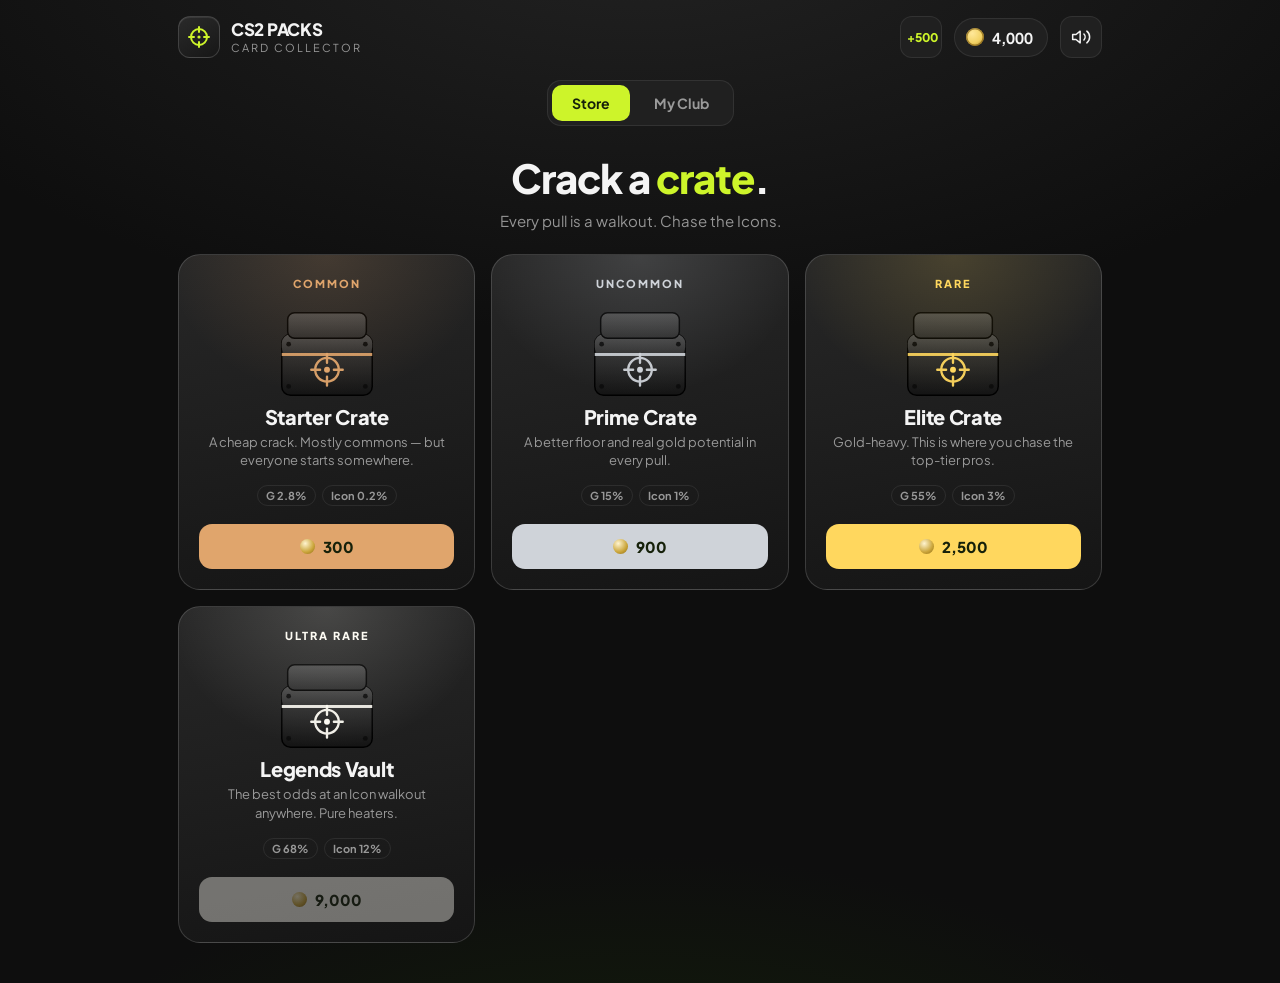
<file: cs2-packs.html>
<!DOCTYPE html>
<html lang="en">
<head>
  <meta charset="UTF-8" />
  <meta name="viewport" content="width=device-width, initial-scale=1.0, viewport-fit=cover" />
  <title>CS2 Pack Opening</title>
  <meta name="description" content="Open CS2 player packs and pull FUT-style Bronze, Silver, Gold and Icon cards." />

  <!-- PWA -->
  <link rel="manifest" href="manifest.webmanifest" />
  <meta name="theme-color" content="#0e0e0e" />
  <meta name="apple-mobile-web-app-capable" content="yes" />
  <meta name="mobile-web-app-capable" content="yes" />
  <meta name="apple-mobile-web-app-status-bar-style" content="black-translucent" />
  <meta name="apple-mobile-web-app-title" content="CS2 Packs" />
  <link rel="apple-touch-icon" href="assets/icons/icon-180.png" />
  <link rel="icon" type="image/svg+xml" href="assets/icons/icon.svg" />

  <link rel="stylesheet" href="assets/css/packs.css" />
</head>
<body>
  <div class="wrap">

    <!-- Top bar -->
    <header class="topbar">
      <div class="brand">
        <div class="brand-mark">
          <svg viewBox="0 0 24 24" fill="none" stroke="#cdf42a" stroke-width="2" stroke-linecap="round">
            <circle cx="12" cy="12" r="8"/><path d="M12 2v5M12 17v5M2 12h5M17 12h5"/><circle cx="12" cy="12" r="1.6" fill="#cdf42a" stroke="none"/>
          </svg>
        </div>
        <div class="brand-text">
          <b>CS2 PACKS</b>
          <span>Card Collector</span>
        </div>
      </div>

      <button class="icon-btn" id="claim" aria-label="Claim free coins" title="Claim free coins">
        <span style="font-size:12px;font-weight:800;color:var(--lime)">+500</span>
      </button>
      <div class="coins"><span class="coin"></span><span id="coins-val">0</span></div>
      <button class="icon-btn" id="mute" aria-label="Toggle sound"></button>
    </header>

    <!-- Tabs -->
    <div class="center">
      <div class="tabs">
        <button id="tab-store" class="active">Store</button>
        <button id="tab-club">My Club</button>
      </div>
    </div>

    <!-- Store -->
    <section class="screen" id="screen-store">
      <div class="hero-line">
        <h1>Crack a <span class="accent">crate</span>.</h1>
        <p>Every pull is a walkout. Chase the Icons.</p>
      </div>
      <div class="packs" id="packs"></div>
    </section>

    <!-- Club -->
    <section class="screen" id="screen-club"></section>

  </div>

  <!-- Opening overlay -->
  <div class="overlay" id="overlay">
    <div class="stage" id="stage"></div>
  </div>

  <!-- Card detail modal -->
  <div class="modal" id="modal">
    <div class="m-inner" id="modal-body"></div>
  </div>

  <div class="toast" id="toast"></div>

  <script src="assets/js/packs.js"></script>
  <script>
    if ('serviceWorker' in navigator) {
      window.addEventListener('load', () => navigator.serviceWorker.register('service-worker.js').catch(() => {}));
    }
  </script>
</body>
</html>
</file>
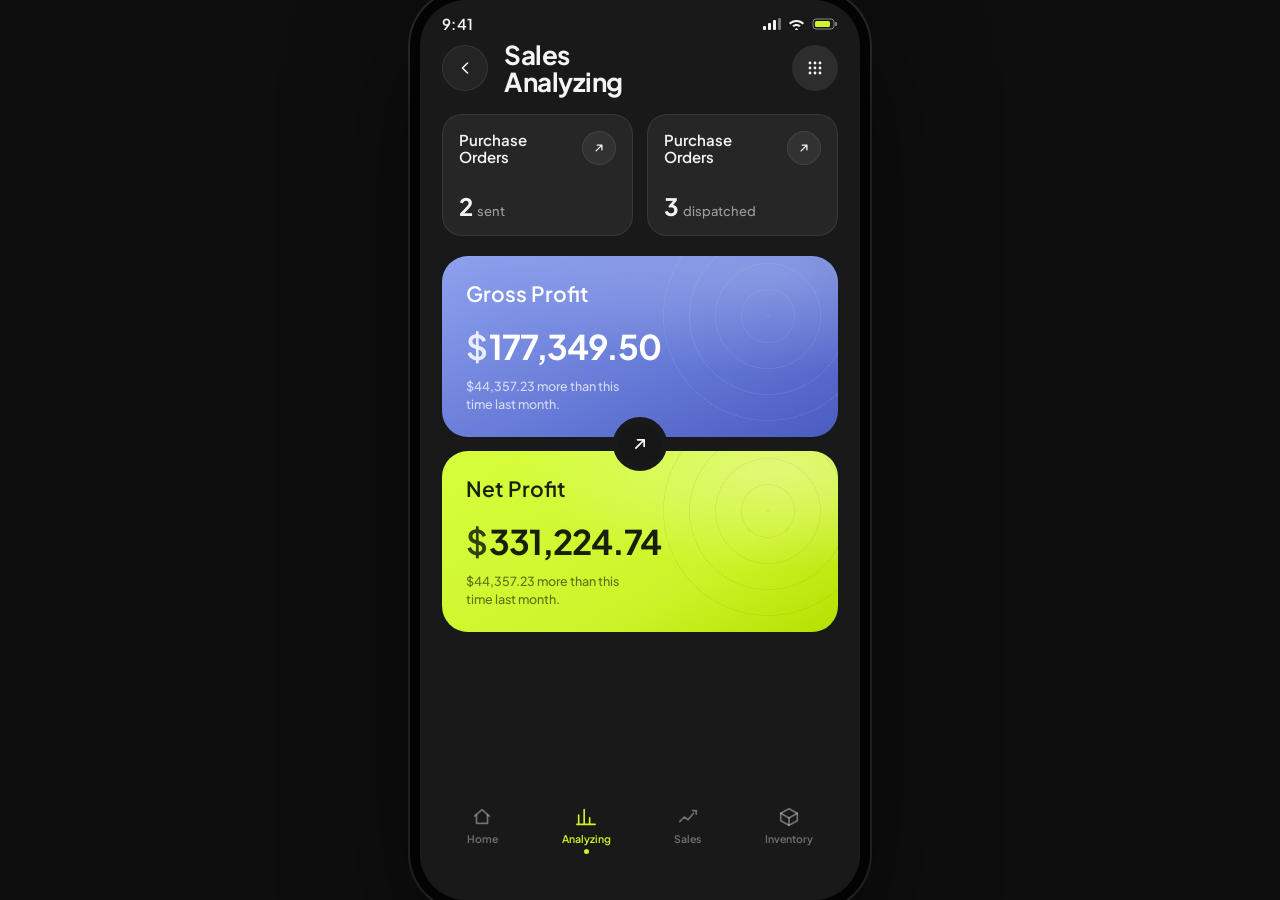
<file: sales-analyzing.html>
<!DOCTYPE html>
<html lang="en">
<head>
  <meta charset="UTF-8" />
  <meta name="viewport" content="width=device-width, initial-scale=1.0, viewport-fit=cover, maximum-scale=1.0, user-scalable=no" />
  <title>Sales Analyzing</title>
  <meta name="description" content="Sales analyzing — gross & net profit." />

  <link rel="manifest" href="manifest.webmanifest" />
  <meta name="theme-color" content="#191919" />
  <meta name="apple-mobile-web-app-capable" content="yes" />
  <meta name="mobile-web-app-capable" content="yes" />
  <meta name="apple-mobile-web-app-status-bar-style" content="black-translucent" />
  <meta name="apple-mobile-web-app-title" content="Stores" />
  <link rel="apple-touch-icon" href="assets/icons/icon-180.png" />
  <link rel="icon" type="image/svg+xml" href="assets/icons/icon.svg" />

  <link rel="stylesheet" href="assets/css/style.css" />
</head>
<body>
  <div class="app">

    <div class="statusbar">
      <span>9:41</span>
      <span class="sb-right">
        <svg width="18" height="12" viewBox="0 0 18 12" fill="currentColor"><rect x="0" y="8" width="3" height="4" rx="1"/><rect x="5" y="5" width="3" height="7" rx="1"/><rect x="10" y="2" width="3" height="10" rx="1"/><rect x="15" y="0" width="3" height="12" rx="1" opacity=".4"/></svg>
        <svg width="17" height="12" viewBox="0 0 17 12" fill="currentColor"><path d="M8.5 2C5.6 2 3 3.1 1 4.9L2.4 6.4C4 4.9 6.1 4 8.5 4s4.5.9 6.1 2.4L16 4.9C14 3.1 11.4 2 8.5 2Zm0 4c-1.6 0-3.1.6-4.2 1.6l1.5 1.5c.7-.7 1.7-1.1 2.7-1.1s2 .4 2.7 1.1l1.5-1.5C11.6 6.6 10.1 6 8.5 6Zm0 4-1.6 1.6c.4.4 1 .7 1.6.7s1.2-.3 1.6-.7L8.5 10Z"/></svg>
        <svg width="26" height="12" viewBox="0 0 26 12" fill="none"><rect x="1" y="1" width="21" height="10" rx="3" stroke="currentColor" opacity=".5"/><rect x="3" y="3" width="15" height="6" rx="1.5" fill="#cdf42a"/><rect x="23" y="4" width="2" height="4" rx="1" fill="currentColor" opacity=".5"/></svg>
      </span>
    </div>

    <div class="screen">

      <!-- Top bar -->
      <div class="topbar">
        <a class="icon-btn" href="index.html" aria-label="Back">
          <svg width="20" height="20" viewBox="0 0 24 24" fill="none" stroke="currentColor" stroke-width="1.9" stroke-linecap="round" stroke-linejoin="round"><path d="M15 18l-6-6 6-6"/></svg>
        </a>
        <div class="title grow" style="margin-left:4px">Sales<br>Analyzing</div>
        <button class="icon-btn solid" aria-label="Menu">
          <svg width="20" height="20" viewBox="0 0 24 24" fill="currentColor"><circle cx="6" cy="6" r="1.7"/><circle cx="12" cy="6" r="1.7"/><circle cx="18" cy="6" r="1.7"/><circle cx="6" cy="12" r="1.7"/><circle cx="12" cy="12" r="1.7"/><circle cx="18" cy="12" r="1.7"/><circle cx="6" cy="18" r="1.7"/><circle cx="12" cy="18" r="1.7"/><circle cx="18" cy="18" r="1.7"/></svg>
        </button>
      </div>

      <!-- Purchase orders -->
      <div class="mini-grid">
        <div class="mini">
          <div class="mini-head">
            <div class="mini-name">Purchase<br>Orders</div>
            <span class="arrow-chip"><svg width="14" height="14" viewBox="0 0 24 24" fill="none" stroke="currentColor" stroke-width="2.2" stroke-linecap="round" stroke-linejoin="round"><path d="M7 17 17 7M9 7h8v8"/></svg></span>
          </div>
          <div class="mini-value">2<small>sent</small></div>
        </div>
        <div class="mini">
          <div class="mini-head">
            <div class="mini-name">Purchase<br>Orders</div>
            <span class="arrow-chip"><svg width="14" height="14" viewBox="0 0 24 24" fill="none" stroke="currentColor" stroke-width="2.2" stroke-linecap="round" stroke-linejoin="round"><path d="M7 17 17 7M9 7h8v8"/></svg></span>
          </div>
          <div class="mini-value">3<small>dispatched</small></div>
        </div>
      </div>

      <!-- Profit cards -->
      <div class="stack" style="margin-top:2px">
        <!-- Gross profit -->
        <div class="card profit-card profit-blue rings on-color">
          <div class="profit-name">Gross Profit</div>
          <div class="metric"><span class="cur">$</span>177,349.50</div>
          <div class="subtle">$44,357.23 more than this<br>time last month.</div>
        </div>

        <!-- Floating link button -->
        <button class="link-fab" style="--pos:50%" aria-label="Details">
          <svg width="20" height="20" viewBox="0 0 24 24" fill="none" stroke="currentColor" stroke-width="2" stroke-linecap="round" stroke-linejoin="round"><path d="M7 17 17 7M9 7h8v8"/></svg>
        </button>

        <!-- Net profit -->
        <div class="card profit-card profit-lime rings">
          <div class="profit-name">Net Profit</div>
          <div class="metric"><span class="cur">$</span>331,224.74</div>
          <div class="subtle">$44,357.23 more than this<br>time last month.</div>
        </div>
      </div>

    </div>

    <nav class="tabbar">
      <a href="index.html">
        <svg width="22" height="22" viewBox="0 0 24 24" fill="none" stroke="currentColor" stroke-width="1.8" stroke-linecap="round" stroke-linejoin="round"><path d="M4 11 12 4l8 7"/><path d="M6 10v9h12v-9"/></svg>
        <span>Home</span><span class="dot"></span>
      </a>
      <a href="sales-analyzing.html" class="active">
        <svg width="22" height="22" viewBox="0 0 24 24" fill="none" stroke="currentColor" stroke-width="1.8" stroke-linecap="round" stroke-linejoin="round"><path d="M4 20V10M10 20V4M16 20v-7M22 20H2"/></svg>
        <span>Analyzing</span><span class="dot"></span>
      </a>
      <a href="your-sales.html">
        <svg width="22" height="22" viewBox="0 0 24 24" fill="none" stroke="currentColor" stroke-width="1.8" stroke-linecap="round" stroke-linejoin="round"><path d="M3 17l5-5 4 3 6-7"/><path d="M17 5h4v4"/></svg>
        <span>Sales</span><span class="dot"></span>
      </a>
      <a href="#">
        <svg width="22" height="22" viewBox="0 0 24 24" fill="none" stroke="currentColor" stroke-width="1.8" stroke-linecap="round" stroke-linejoin="round"><path d="M3 8l9-5 9 5v8l-9 5-9-5z"/><path d="M3 8l9 5 9-5"/><path d="M12 13v8"/></svg>
        <span>Inventory</span><span class="dot"></span>
      </a>
    </nav>

  </div>
  <script src="assets/js/app.js"></script>
</body>
</html>
</file>
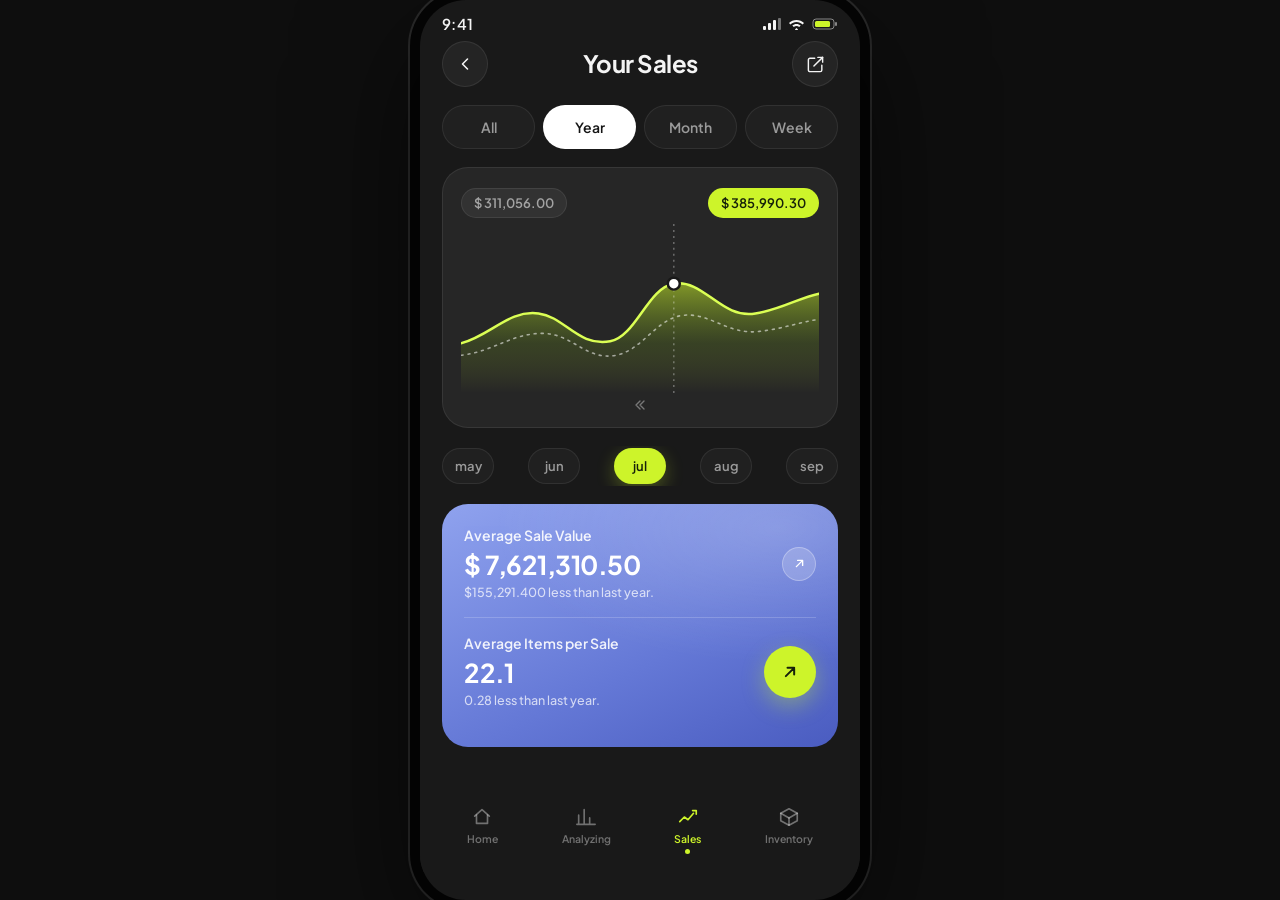
<file: your-sales.html>
<!DOCTYPE html>
<html lang="en">
<head>
  <meta charset="UTF-8" />
  <meta name="viewport" content="width=device-width, initial-scale=1.0, viewport-fit=cover, maximum-scale=1.0, user-scalable=no" />
  <title>Your Sales</title>
  <meta name="description" content="Your sales — yearly performance chart." />

  <link rel="manifest" href="manifest.webmanifest" />
  <meta name="theme-color" content="#191919" />
  <meta name="apple-mobile-web-app-capable" content="yes" />
  <meta name="mobile-web-app-capable" content="yes" />
  <meta name="apple-mobile-web-app-status-bar-style" content="black-translucent" />
  <meta name="apple-mobile-web-app-title" content="Stores" />
  <link rel="apple-touch-icon" href="assets/icons/icon-180.png" />
  <link rel="icon" type="image/svg+xml" href="assets/icons/icon.svg" />

  <link rel="stylesheet" href="assets/css/style.css" />
</head>
<body>
  <div class="app">

    <div class="statusbar">
      <span>9:41</span>
      <span class="sb-right">
        <svg width="18" height="12" viewBox="0 0 18 12" fill="currentColor"><rect x="0" y="8" width="3" height="4" rx="1"/><rect x="5" y="5" width="3" height="7" rx="1"/><rect x="10" y="2" width="3" height="10" rx="1"/><rect x="15" y="0" width="3" height="12" rx="1" opacity=".4"/></svg>
        <svg width="17" height="12" viewBox="0 0 17 12" fill="currentColor"><path d="M8.5 2C5.6 2 3 3.1 1 4.9L2.4 6.4C4 4.9 6.1 4 8.5 4s4.5.9 6.1 2.4L16 4.9C14 3.1 11.4 2 8.5 2Zm0 4c-1.6 0-3.1.6-4.2 1.6l1.5 1.5c.7-.7 1.7-1.1 2.7-1.1s2 .4 2.7 1.1l1.5-1.5C11.6 6.6 10.1 6 8.5 6Zm0 4-1.6 1.6c.4.4 1 .7 1.6.7s1.2-.3 1.6-.7L8.5 10Z"/></svg>
        <svg width="26" height="12" viewBox="0 0 26 12" fill="none"><rect x="1" y="1" width="21" height="10" rx="3" stroke="currentColor" opacity=".5"/><rect x="3" y="3" width="15" height="6" rx="1.5" fill="#cdf42a"/><rect x="23" y="4" width="2" height="4" rx="1" fill="currentColor" opacity=".5"/></svg>
      </span>
    </div>

    <div class="screen">

      <!-- Top bar -->
      <div class="topbar">
        <a class="icon-btn" href="index.html" aria-label="Back">
          <svg width="20" height="20" viewBox="0 0 24 24" fill="none" stroke="currentColor" stroke-width="1.9" stroke-linecap="round" stroke-linejoin="round"><path d="M15 18l-6-6 6-6"/></svg>
        </a>
        <div class="title" style="font-size:24px">Your Sales</div>
        <button class="icon-btn" aria-label="Share">
          <svg width="19" height="19" viewBox="0 0 24 24" fill="none" stroke="currentColor" stroke-width="1.8" stroke-linecap="round" stroke-linejoin="round"><path d="M15 3h6v6"/><path d="M10 14 21 3"/><path d="M20 13v6a2 2 0 0 1-2 2H5a2 2 0 0 1-2-2V6a2 2 0 0 1 2-2h6"/></svg>
        </button>
      </div>

      <!-- Segmented control -->
      <div class="segment">
        <button>All</button>
        <button class="active">Year</button>
        <button>Month</button>
        <button>Week</button>
      </div>

      <!-- Chart -->
      <div class="card chart-card">
        <div class="chart-tags">
          <span class="tag">$ 311,056.00</span>
          <span class="tag lime">$ 385,990.30</span>
        </div>

        <div class="chart-wrap">
          <svg viewBox="0 0 360 170" preserveAspectRatio="none" aria-hidden="true">
            <defs>
              <linearGradient id="area" x1="0" y1="0" x2="0" y2="1">
                <stop offset="0" stop-color="#cdf42a" stop-opacity="0.55"/>
                <stop offset="0.55" stop-color="#7fae1e" stop-opacity="0.20"/>
                <stop offset="1" stop-color="#cdf42a" stop-opacity="0"/>
              </linearGradient>
            </defs>

            <!-- Filled area -->
            <path d="M0,120 C30,112 48,86 78,90 C104,93 118,124 150,118
                     C176,113 188,64 214,60 C244,55 262,96 296,90
                     C322,86 340,74 360,70 L360,170 L0,170 Z"
                  fill="url(#area)"/>

            <!-- Main line -->
            <path d="M0,120 C30,112 48,86 78,90 C104,93 118,124 150,118
                     C176,113 188,64 214,60 C244,55 262,96 296,90
                     C322,86 340,74 360,70"
                  fill="none" stroke="#dbff54" stroke-width="2.5" stroke-linecap="round"/>

            <!-- Secondary dashed series -->
            <path d="M0,132 C34,128 50,110 82,110 C112,110 126,138 156,132
                     C182,127 196,96 222,92 C250,88 268,112 300,108
                     C326,105 342,98 360,96"
                  fill="none" stroke="rgba(255,255,255,0.55)" stroke-width="1.6"
                  stroke-dasharray="2 5" stroke-linecap="round"/>

            <!-- Marker -->
            <line x1="214" y1="0" x2="214" y2="170" stroke="rgba(255,255,255,0.35)"
                  stroke-width="1.4" stroke-dasharray="2 4"/>
            <circle cx="214" cy="60" r="6" fill="#fff" stroke="#191919" stroke-width="2.5"/>
          </svg>
        </div>

        <div class="chart-nav">
          <svg width="16" height="16" viewBox="0 0 24 24" fill="none" stroke="currentColor" stroke-width="2" stroke-linecap="round" stroke-linejoin="round"><path d="M18 6l-6 6 6 6M12 6l-6 6 6 6"/></svg>
        </div>
      </div>

      <!-- Month selector -->
      <div class="months" style="justify-content:space-between">
        <div class="month">may</div>
        <div class="month">jun</div>
        <div class="month active">jul</div>
        <div class="month">aug</div>
        <div class="month">sep</div>
      </div>

      <!-- Stats on blue card -->
      <div class="card profit-blue on-color" style="border-radius:var(--radius-lg);padding:6px 22px 22px;position:relative">
        <div class="stat-row">
          <div>
            <div class="stat-name">Average Sale Value</div>
            <div class="stat-figure"><span class="cur">$</span> 7,621,310.50</div>
            <div class="subtle">$155,291.400 less than last year.</div>
          </div>
          <span class="arrow-chip on-color"><svg width="15" height="15" viewBox="0 0 24 24" fill="none" stroke="currentColor" stroke-width="2.2" stroke-linecap="round" stroke-linejoin="round"><path d="M7 17 17 7M9 7h8v8"/></svg></span>
        </div>

        <div class="stat-row">
          <div>
            <div class="stat-name">Average Items per Sale</div>
            <div class="stat-figure">22.1</div>
            <div class="subtle">0.28 less than last year.</div>
          </div>
          <button class="arrow-chip" style="width:52px;height:52px;background:var(--lime);border-color:transparent;color:var(--on-lime);box-shadow:0 8px 22px rgba(205,244,42,.35)">
            <svg width="20" height="20" viewBox="0 0 24 24" fill="none" stroke="currentColor" stroke-width="2.4" stroke-linecap="round" stroke-linejoin="round"><path d="M7 17 17 7M9 7h8v8"/></svg>
          </button>
        </div>
      </div>

    </div>

    <nav class="tabbar">
      <a href="index.html">
        <svg width="22" height="22" viewBox="0 0 24 24" fill="none" stroke="currentColor" stroke-width="1.8" stroke-linecap="round" stroke-linejoin="round"><path d="M4 11 12 4l8 7"/><path d="M6 10v9h12v-9"/></svg>
        <span>Home</span><span class="dot"></span>
      </a>
      <a href="sales-analyzing.html">
        <svg width="22" height="22" viewBox="0 0 24 24" fill="none" stroke="currentColor" stroke-width="1.8" stroke-linecap="round" stroke-linejoin="round"><path d="M4 20V10M10 20V4M16 20v-7M22 20H2"/></svg>
        <span>Analyzing</span><span class="dot"></span>
      </a>
      <a href="your-sales.html" class="active">
        <svg width="22" height="22" viewBox="0 0 24 24" fill="none" stroke="currentColor" stroke-width="1.8" stroke-linecap="round" stroke-linejoin="round"><path d="M3 17l5-5 4 3 6-7"/><path d="M17 5h4v4"/></svg>
        <span>Sales</span><span class="dot"></span>
      </a>
      <a href="#">
        <svg width="22" height="22" viewBox="0 0 24 24" fill="none" stroke="currentColor" stroke-width="1.8" stroke-linecap="round" stroke-linejoin="round"><path d="M3 8l9-5 9 5v8l-9 5-9-5z"/><path d="M3 8l9 5 9-5"/><path d="M12 13v8"/></svg>
        <span>Inventory</span><span class="dot"></span>
      </a>
    </nav>

  </div>
  <script src="assets/js/app.js"></script>
</body>
</html>
</file>
<file: assets/css/style.css>
/* =========================================================================
   Sales Dashboard — Design System
   A dark, modern mobile dashboard UI recreated as a PWA.
   Reuse these tokens & components to build new pages in the same style.
   ========================================================================= */

/* ---- Fonts ---- */
@import url('https://fonts.googleapis.com/css2?family=Plus+Jakarta+Sans:ital,wght@0,400;0,500;0,600;0,700;0,800;1,500;1,600&family=Instrument+Serif:ital@0;1&display=swap');

/* ---- Design Tokens ---- */
:root {
  /* Core palette */
  --bg:            #191919;
  --bg-elevated:   #232323;
  --card:          #262626;
  --card-2:        #2d2d2d;
  --stroke:        rgba(255, 255, 255, 0.08);
  --stroke-strong: rgba(255, 255, 255, 0.16);

  /* Accents */
  --lime:          #cdf42a;
  --lime-bright:   #d6ff3d;
  --lime-deep:     #b6e000;

  /* Blue gradient family */
  --blue-1:        #8fa2ee;
  --blue-2:        #6478d6;
  --blue-3:        #4a5cc0;

  /* Text */
  --text:          #f4f4f4;
  --text-dim:      rgba(255, 255, 255, 0.55);
  --text-faint:    rgba(255, 255, 255, 0.38);
  --on-lime:       #16210a;
  --on-blue:       #ffffff;

  /* Shape */
  --radius-xl:     34px;
  --radius-lg:     26px;
  --radius-md:     20px;
  --radius-sm:     14px;

  /* Layout */
  --app-max:       440px;
  --pad:           22px;

  --font: 'Plus Jakarta Sans', -apple-system, BlinkMacSystemFont, 'Segoe UI', Roboto, sans-serif;
  --serif: 'Instrument Serif', Georgia, serif;
}

/* ---- Reset ---- */
*,
*::before,
*::after { box-sizing: border-box; }

html, body {
  margin: 0;
  padding: 0;
  height: 100%;
}

body {
  font-family: var(--font);
  background: #0e0e0e;
  color: var(--text);
  -webkit-font-smoothing: antialiased;
  text-rendering: optimizeLegibility;
  overscroll-behavior-y: none;
}

a { color: inherit; text-decoration: none; -webkit-tap-highlight-color: transparent; }
button { font-family: inherit; cursor: pointer; }
img { display: block; }

/* =========================================================================
   App shell — phone-shaped viewport, centered on desktop, full-bleed on mobile
   ========================================================================= */
.app {
  position: relative;
  width: 100%;
  max-width: var(--app-max);
  min-height: 100dvh;
  margin: 0 auto;
  background: var(--bg);
  display: flex;
  flex-direction: column;
  overflow: hidden;
  padding-bottom: calc(28px + env(safe-area-inset-bottom));
}

@media (min-width: 480px) {
  body { display: flex; align-items: center; justify-content: center; padding: 24px 0; }
  .app {
    min-height: 900px;
    max-height: 940px;
    border-radius: 46px;
    box-shadow: 0 40px 120px rgba(0, 0, 0, 0.6), 0 0 0 10px #050505, 0 0 0 12px #2a2a2a;
    overflow-y: auto;
  }
  .app::-webkit-scrollbar { width: 0; }
}

/* ---- Status bar (faux iOS) ---- */
.statusbar {
  display: flex;
  align-items: center;
  justify-content: space-between;
  padding: 14px var(--pad) 4px;
  font-weight: 600;
  font-size: 15px;
  letter-spacing: 0.3px;
  flex: 0 0 auto;
  padding-top: calc(14px + env(safe-area-inset-top));
}
.statusbar .sb-right { display: flex; align-items: center; gap: 7px; }
.statusbar .sb-right svg { display: block; }

/* ---- Generic screen padding ---- */
.screen {
  padding: 4px var(--pad) 0;
  display: flex;
  flex-direction: column;
  gap: 18px;
  flex: 1 1 auto;
}

/* =========================================================================
   Top bar (avatar / back / title / actions)
   ========================================================================= */
.topbar {
  display: flex;
  align-items: center;
  justify-content: space-between;
  gap: 12px;
}
.topbar .title {
  font-size: 26px;
  font-weight: 700;
  line-height: 1.05;
  letter-spacing: -0.5px;
}

.avatar {
  width: 46px; height: 46px;
  border-radius: 50%;
  object-fit: cover;
  border: 2px solid rgba(255,255,255,0.25);
}

/* Round icon button */
.icon-btn {
  width: 46px; height: 46px;
  border-radius: 50%;
  border: 1px solid var(--stroke);
  background: rgba(255,255,255,0.05);
  color: var(--text);
  display: inline-flex;
  align-items: center;
  justify-content: center;
  transition: background .2s ease, transform .1s ease;
}
.icon-btn:active { transform: scale(0.94); }
.icon-btn.solid { background: var(--card-2); border-color: transparent; }
.actions-group { display: flex; gap: 10px; }

/* =========================================================================
   Cards
   ========================================================================= */
.card {
  background: var(--card);
  border-radius: var(--radius-lg);
  padding: 22px;
  border: 1px solid var(--stroke);
  position: relative;
  overflow: hidden;
}

.card-hero {
  border-radius: var(--radius-xl);
  padding: 26px 24px 24px;
  color: var(--on-blue);
  background:
    radial-gradient(120% 90% at 15% 0%, rgba(255,255,255,0.16), transparent 55%),
    linear-gradient(160deg, var(--blue-1) 0%, var(--blue-2) 48%, var(--blue-3) 100%);
}

/* Decorative concentric rings (top-right) used on hero cards */
.rings::after {
  content: "";
  position: absolute;
  right: -60px; top: -70px;
  width: 260px; height: 260px;
  border-radius: 50%;
  background:
    repeating-radial-gradient(circle at center,
      rgba(255,255,255,0.10) 0 1px,
      transparent 1px 26px);
  opacity: 0.7;
  pointer-events: none;
}

/* =========================================================================
   Money / metric typography
   ========================================================================= */
.eyebrow {
  font-size: 13px;
  color: var(--text-dim);
  font-weight: 500;
  letter-spacing: 0.2px;
}
.metric {
  font-size: 34px;
  font-weight: 700;
  letter-spacing: -1px;
  line-height: 1.05;
}
.metric .cur { font-weight: 600; opacity: 0.85; margin-right: 2px; }
.metric-lg { font-size: 40px; }
.subtle {
  font-size: 12.5px;
  line-height: 1.45;
  color: var(--text-dim);
  font-weight: 500;
}
.on-color .subtle { color: rgba(255,255,255,0.72); }

/* =========================================================================
   Month selector pills
   ========================================================================= */
.months {
  display: flex;
  align-items: center;
  gap: 8px;
  overflow-x: auto;
  scrollbar-width: none;
  padding: 2px 0;
}
.months::-webkit-scrollbar { display: none; }
.month {
  flex: 0 0 auto;
  min-width: 52px;
  text-align: center;
  padding: 9px 6px;
  border-radius: 999px;
  font-size: 13px;
  font-weight: 600;
  color: var(--text-dim);
  border: 1px solid var(--stroke);
  background: rgba(255,255,255,0.03);
  text-transform: lowercase;
  transition: all .2s ease;
}
.month.dashed { border-style: dashed; border-color: var(--stroke-strong); background: transparent; }
.month.active {
  background: var(--lime);
  color: var(--on-lime);
  border-color: transparent;
  box-shadow: 0 6px 18px rgba(205,244,42,0.28);
}
/* Pill variant for the light hero (blue) card */
.months.on-hero .month { color: rgba(255,255,255,0.7); border-color: rgba(255,255,255,0.22); background: transparent; }
.months.on-hero .month.dashed { border-style: dashed; }
.months.on-hero .month.active { background: var(--lime); color: var(--on-lime); }

/* =========================================================================
   Section label
   ========================================================================= */
.section-label {
  font-size: 15px;
  font-weight: 600;
  color: var(--text);
  margin: 2px 0 -2px;
}

/* =========================================================================
   Sales target progress bar
   ========================================================================= */
.progress {
  --value: 62%;
  position: relative;
  height: 30px;
  border-radius: 999px;
  background:
    repeating-linear-gradient(115deg,
      rgba(255,255,255,0.05) 0 10px,
      rgba(255,255,255,0.02) 10px 20px);
  border: 1px solid var(--stroke);
  overflow: hidden;
}
.progress .fill {
  position: absolute;
  inset: 0 auto 0 0;
  width: var(--value);
  border-radius: 999px;
  background: linear-gradient(90deg, var(--lime-deep), var(--lime-bright));
  box-shadow: 0 0 24px rgba(205,244,42,0.35);
}
.progress .knob {
  position: absolute;
  top: 50%;
  left: var(--value);
  transform: translate(-50%, -50%);
  width: 26px; height: 26px;
  border-radius: 50%;
  background: radial-gradient(circle at 35% 30%, #eaffa0, var(--lime-deep));
  border: 3px solid #1c2408;
  display: flex; align-items: center; justify-content: center;
}
.progress .knob::before {
  content: "";
  width: 3px; height: 3px;
  border-radius: 50%;
  background: #1c2408;
  box-shadow: 0 -5px 0 #1c2408, 0 5px 0 #1c2408;
}

/* =========================================================================
   Grid of tiles (Sales Analyzing / View Inventory)
   ========================================================================= */
.tiles {
  display: grid;
  grid-template-columns: 1fr 1fr;
  gap: 14px;
}
.tile {
  background: var(--card);
  border: 1px solid var(--stroke);
  border-radius: var(--radius-md);
  padding: 18px;
  min-height: 128px;
  display: flex;
  flex-direction: column;
  justify-content: space-between;
  transition: transform .12s ease, background .2s ease;
}
.tile:active { transform: scale(0.98); }
.tile .tile-head {
  display: flex;
  align-items: flex-start;
  justify-content: space-between;
  gap: 10px;
}
.tile .tile-name { font-size: 15px; font-weight: 600; line-height: 1.2; max-width: 8ch; }
.tile .tile-value { font-size: 26px; font-weight: 700; letter-spacing: -0.5px; }
.tile .tile-value .unit { font-size: 13px; font-weight: 600; color: var(--text-dim); margin-left: 3px; }
.tile .tile-value.accent { color: var(--lime); }

/* small arrow chip */
.arrow-chip {
  width: 34px; height: 34px;
  border-radius: 50%;
  display: inline-flex;
  align-items: center;
  justify-content: center;
  background: rgba(255,255,255,0.06);
  border: 1px solid var(--stroke);
  color: var(--text);
  flex: 0 0 auto;
}
.arrow-chip.on-color { background: rgba(255,255,255,0.18); border-color: rgba(255,255,255,0.28); color:#fff; }
.arrow-chip.dark { background: #1b1b1b; border-color: transparent; color: #fff; }

/* =========================================================================
   Profit cards (screen 2)
   ========================================================================= */
.profit-blue {
  color: var(--on-blue);
  background:
    radial-gradient(130% 100% at 85% 10%, rgba(255,255,255,0.18), transparent 55%),
    linear-gradient(155deg, var(--blue-1), var(--blue-2) 60%, var(--blue-3));
  border: none;
}
.profit-lime {
  color: var(--on-lime);
  background:
    radial-gradient(120% 100% at 85% 10%, rgba(255,255,255,0.35), transparent 55%),
    linear-gradient(150deg, var(--lime-bright), var(--lime) 65%, var(--lime-deep));
  border: none;
}
.profit-lime .subtle { color: rgba(22,33,10,0.62); }
.profit-lime.rings::after { background: repeating-radial-gradient(circle at center, rgba(22,33,10,0.08) 0 1px, transparent 1px 26px); }
.profit-card {
  padding: 24px;
  border-radius: var(--radius-lg);
}
.profit-card .profit-name { font-size: 21px; font-weight: 600; margin-bottom: 22px; }
.profit-card .metric { margin-bottom: 12px; }

/* The floating circular button that sits between the two profit cards */
.stack { position: relative; display: flex; flex-direction: column; gap: 14px; }
.link-fab {
  position: absolute;
  left: 50%;
  top: var(--pos, 50%);
  transform: translate(-50%, -50%);
  z-index: 3;
  width: 54px; height: 54px;
  border-radius: 50%;
  background: #171717;
  border: 5px solid var(--bg);
  color: #fff;
  display: flex; align-items: center; justify-content: center;
}

/* =========================================================================
   Small stat cards (Purchase Orders row on screen 2)
   ========================================================================= */
.mini-grid { display: grid; grid-template-columns: 1fr 1fr; gap: 14px; }
.mini {
  background: var(--card);
  border: 1px solid var(--stroke);
  border-radius: var(--radius-md);
  padding: 16px 16px 14px;
}
.mini .mini-head { display: flex; align-items: flex-start; justify-content: space-between; }
.mini .mini-name { font-size: 15px; font-weight: 600; line-height: 1.15; }
.mini .mini-value { margin-top: 26px; font-size: 24px; font-weight: 700; }
.mini .mini-value small { font-size: 13px; color: var(--text-dim); font-weight: 500; margin-left: 4px; }

/* =========================================================================
   Segmented control (All / Year / Month / Week)
   ========================================================================= */
.segment {
  display: flex;
  gap: 8px;
  background: transparent;
}
.segment button {
  flex: 1;
  padding: 12px 4px;
  border-radius: 999px;
  border: 1px solid var(--stroke);
  background: rgba(255,255,255,0.03);
  color: var(--text-dim);
  font-size: 14px;
  font-weight: 600;
  transition: all .2s ease;
}
.segment button.active {
  background: #fff;
  color: #141414;
  border-color: transparent;
}

/* =========================================================================
   Chart card (screen 3)
   ========================================================================= */
.chart-card { padding: 20px 18px 14px; }
.chart-tags { display: flex; justify-content: space-between; align-items: center; margin-bottom: 6px; }
.chart-tags .tag {
  font-size: 13px; font-weight: 600;
  padding: 6px 12px; border-radius: 999px;
  background: rgba(255,255,255,0.06);
  border: 1px solid var(--stroke);
  color: var(--text-dim);
}
.chart-tags .tag.lime { background: var(--lime); color: var(--on-lime); border-color: transparent; }
.chart-wrap { position: relative; width: 100%; }
.chart-wrap svg { width: 100%; display: block; }
.chart-nav { display: flex; align-items: center; justify-content: center; gap: 6px; color: var(--text-faint); margin-top: 4px; }

/* =========================================================================
   Wide stat rows (Average Sale Value etc.) on blue card
   ========================================================================= */
.stat-row {
  display: flex;
  align-items: center;
  justify-content: space-between;
  gap: 14px;
  padding: 16px 0;
}
.stat-row + .stat-row { border-top: 1px solid rgba(255,255,255,0.18); }
.stat-row .stat-name { font-size: 14px; font-weight: 600; opacity: 0.9; }
.stat-row .stat-figure { font-size: 26px; font-weight: 700; letter-spacing: -0.5px; margin: 4px 0 2px; }

/* =========================================================================
   Bottom navigation (added for a real, multi-page PWA)
   ========================================================================= */
.tabbar {
  position: sticky;
  bottom: 0;
  margin-top: auto;
  display: flex;
  justify-content: space-around;
  align-items: center;
  gap: 6px;
  padding: 12px 18px calc(12px + env(safe-area-inset-bottom));
  background: linear-gradient(to top, var(--bg) 72%, transparent);
}
.tabbar a {
  display: flex;
  flex-direction: column;
  align-items: center;
  gap: 4px;
  font-size: 10.5px;
  font-weight: 600;
  color: var(--text-faint);
  padding: 6px 10px;
  border-radius: 14px;
}
.tabbar a.active { color: var(--lime); }
.tabbar a .dot { width: 5px; height: 5px; border-radius: 50%; background: currentColor; opacity: 0; }
.tabbar a.active .dot { opacity: 1; }

/* Utilities */
.row { display: flex; align-items: center; }
.between { justify-content: space-between; }
.gap-6 { gap: 6px; }
.gap-10 { gap: 10px; }
.mt-2 { margin-top: 8px; }
.mt-4 { margin-top: 16px; }
.grow { flex: 1; }
.italic-serif { font-family: var(--serif); font-style: italic; font-weight: 400; }
</file>
<file: assets/css/packs.css>
/* =========================================================================
   CS2 Pack Opening — visual system
   FUT / FC Ultimate Team–style player cards for CS2 pros, plus the
   pack-opening flow (store, walkout reveal, club). Dark + lime shell to
   match the rest of the site; metallic cards to match the supplied designs.
   ========================================================================= */

@import url('https://fonts.googleapis.com/css2?family=Oswald:wght@400;500;600;700&family=Plus+Jakarta+Sans:wght@400;500;600;700;800&display=swap');

:root {
  --bg:            #0e0e0e;
  --bg-2:          #191919;
  --card:          #202020;
  --card-2:        #272727;
  --stroke:        rgba(255,255,255,0.08);
  --stroke-strong: rgba(255,255,255,0.16);
  --lime:          #cdf42a;
  --lime-bright:   #d6ff3d;
  --lime-deep:     #b6e000;
  --text:          #f4f4f4;
  --text-dim:      rgba(255,255,255,0.55);
  --text-faint:    rgba(255,255,255,0.34);
  --gold:          #f2d264;

  --font:  'Plus Jakarta Sans', -apple-system, BlinkMacSystemFont, 'Segoe UI', Roboto, sans-serif;
  --cond:  'Oswald', 'Plus Jakarta Sans', sans-serif;
}

*, *::before, *::after { box-sizing: border-box; }
html, body { margin: 0; padding: 0; min-height: 100%; }

body {
  font-family: var(--font);
  color: var(--text);
  background:
    radial-gradient(120% 80% at 50% -10%, #232323 0%, transparent 55%),
    radial-gradient(90% 60% at 50% 120%, #14210a 0%, transparent 55%),
    var(--bg);
  -webkit-font-smoothing: antialiased;
  text-rendering: optimizeLegibility;
  min-height: 100dvh;
  overflow-x: hidden;
}
button { font-family: inherit; cursor: pointer; border: 0; background: none; color: inherit; -webkit-tap-highlight-color: transparent; }
a { color: inherit; text-decoration: none; }
img, svg { display: block; }

/* ------------------------------------------------------------------ shell */
.wrap {
  width: 100%;
  max-width: 960px;
  margin: 0 auto;
  padding: max(16px, env(safe-area-inset-top)) 18px calc(40px + env(safe-area-inset-bottom));
  position: relative;
  min-height: 100dvh;
}

/* top bar */
.topbar {
  display: flex;
  align-items: center;
  gap: 12px;
  margin-bottom: 22px;
}
.brand { display: flex; align-items: center; gap: 11px; margin-right: auto; }
.brand-mark {
  width: 42px; height: 42px; border-radius: 12px;
  display: grid; place-items: center;
  background: linear-gradient(150deg, #2a2a2a, #171717);
  border: 1px solid var(--stroke-strong);
  box-shadow: inset 0 1px 0 rgba(255,255,255,0.08);
}
.brand-mark svg { width: 24px; height: 24px; }
.brand-text b { display: block; font-size: 17px; font-weight: 800; letter-spacing: -0.3px; line-height: 1; }
.brand-text span { display: block; font-size: 11px; color: var(--text-dim); letter-spacing: 2px; text-transform: uppercase; margin-top: 3px; }

.coins {
  display: inline-flex; align-items: center; gap: 8px;
  padding: 9px 14px 9px 11px; border-radius: 999px;
  background: var(--card); border: 1px solid var(--stroke);
  font-weight: 700; font-variant-numeric: tabular-nums; font-size: 15px;
}
.coins .coin {
  width: 18px; height: 18px; border-radius: 50%;
  background: radial-gradient(circle at 35% 30%, #ffe89a, var(--gold) 55%, #a9801f);
  box-shadow: inset 0 0 0 1.5px rgba(120,86,10,.6);
  flex: 0 0 auto;
}
.icon-btn {
  width: 42px; height: 42px; border-radius: 12px;
  display: grid; place-items: center;
  background: var(--card); border: 1px solid var(--stroke); color: var(--text);
  transition: transform .12s ease, background .2s ease;
}
.icon-btn:active { transform: scale(.92); }
.icon-btn svg { width: 20px; height: 20px; }

/* segmented nav */
.tabs {
  display: inline-flex; gap: 4px; padding: 4px;
  background: var(--card); border: 1px solid var(--stroke); border-radius: 14px;
  margin: 0 auto 26px; width: max-content;
}
.tabs button {
  padding: 9px 20px; border-radius: 10px; font-weight: 700; font-size: 14px;
  color: var(--text-dim); transition: color .2s ease, background .2s ease;
}
.tabs button.active { background: var(--lime); color: #16210a; }
.center { display: flex; justify-content: center; }

/* ------------------------------------------------------------------ store */
.screen { display: none; }
.screen.active { display: block; animation: fade .4s ease both; }
@keyframes fade { from { opacity: 0; transform: translateY(8px); } to { opacity: 1; transform: none; } }

.hero-line { text-align: center; margin-bottom: 24px; }
.hero-line h1 { font-size: clamp(26px, 7vw, 40px); font-weight: 800; letter-spacing: -1px; margin: 0 0 8px; }
.hero-line h1 .accent { color: var(--lime); }
.hero-line p { color: var(--text-dim); margin: 0; font-size: 15px; }

.packs {
  display: grid;
  grid-template-columns: repeat(auto-fit, minmax(230px, 1fr));
  gap: 16px;
}
.pack {
  position: relative; overflow: hidden;
  border-radius: 22px; padding: 22px 20px 20px;
  background: linear-gradient(170deg, var(--card-2), #151515);
  border: 1px solid var(--stroke-strong);
  display: flex; flex-direction: column; align-items: center; text-align: center;
  transition: transform .18s ease, box-shadow .18s ease, border-color .2s ease;
}
.pack::before {
  content: ""; position: absolute; inset: 0;
  background: radial-gradient(90% 70% at 50% 0%, var(--pk, #cdf42a) 0%, transparent 60%);
  opacity: .16; pointer-events: none;
}
.pack:hover { transform: translateY(-4px); border-color: var(--pk, var(--stroke-strong)); box-shadow: 0 18px 40px rgba(0,0,0,.5); }
.pack-badge {
  font-size: 11px; font-weight: 800; letter-spacing: 2px; text-transform: uppercase;
  color: var(--pk, var(--lime)); margin-bottom: 14px;
}
.crate { margin: 4px 0 16px; filter: drop-shadow(0 12px 18px rgba(0,0,0,.5)); }
.pack h3 { margin: 0 0 4px; font-size: 20px; font-weight: 800; letter-spacing: -.3px; }
.pack .desc { color: var(--text-dim); font-size: 13px; line-height: 1.4; margin: 0 0 16px; min-height: 36px; }
.pack .odds {
  display: flex; gap: 6px; justify-content: center; flex-wrap: wrap;
  margin-bottom: 18px; font-size: 11px; font-weight: 700;
}
.pack .odds span { padding: 3px 8px; border-radius: 999px; border: 1px solid var(--stroke); color: var(--text-dim); }
.buy {
  width: 100%; padding: 13px; border-radius: 13px; font-weight: 800; font-size: 15px;
  background: var(--pk, var(--lime)); color: #16210a;
  display: inline-flex; align-items: center; justify-content: center; gap: 8px;
  transition: transform .12s ease, filter .2s ease;
}
.buy:active { transform: scale(.97); }
.buy:disabled { opacity: .4; cursor: not-allowed; }
.buy .coin { width: 15px; height: 15px; border-radius: 50%;
  background: radial-gradient(circle at 35% 30%, #fff4cf, #caa53a 60%, #8a6712); }

/* stylised weapon crate */
.crate-svg { width: 118px; height: 100px; }

/* ------------------------------------------------------------- FUT card */
.fut {
  --frame-a: #f2d264; --frame-b: #b8901f; --frame-c: #8a6510;
  --face-a:  #e9c65b; --face-b:  #f6e08a; --face-c:  #c99a2c;
  --ink:     #4a3410; --ink-dim: rgba(74,52,16,.6);
  --streak:  rgba(255,255,255,.55);
  position: relative;
  width: 300px; aspect-ratio: 300 / 470;
  font-family: var(--cond);
  filter: drop-shadow(0 22px 34px rgba(0,0,0,.55));
  user-select: none;
}
/* shield silhouette shared by frame + face */
.fut .shape {
  position: absolute; inset: 0;
  clip-path: polygon(
    9% 3%, 42% 3%, 46% 6.2%, 54% 6.2%, 58% 3%, 91% 3%,
    100% 12%, 100% 84%, 82% 100%, 50% 92%, 18% 100%, 0% 84%, 0% 12%
  );
}
.fut .frame {
  background: linear-gradient(150deg, var(--frame-a), var(--frame-c) 45%, var(--frame-b) 70%, var(--frame-a));
}
.fut .face {
  inset: 2.6%;
  background:
    linear-gradient(158deg, var(--face-b) 0%, var(--face-a) 42%, var(--face-c) 100%);
  box-shadow: inset 0 0 0 1px rgba(255,255,255,.25);
}
/* diagonal light streaks + bright band, clipped to the face */
.fut .shine {
  inset: 2.6%; overflow: hidden; pointer-events: none;
}
.fut .shine::before {           /* bright diagonal band, upper-left */
  content: ""; position: absolute; top: -20%; left: -30%;
  width: 62%; height: 150%;
  background: linear-gradient(90deg, transparent, var(--streak), transparent);
  transform: rotate(24deg);
  opacity: .8;
}
.fut .shine::after {            /* fine diagonal hatch lines, right side */
  content: ""; position: absolute; top: 6%; right: -6%;
  width: 62%; height: 74%;
  background: repeating-linear-gradient(58deg,
     rgba(255,255,255,.30) 0 1px, transparent 1px 9px);
  -webkit-mask: linear-gradient(58deg, transparent 30%, #000 68%);
          mask: linear-gradient(58deg, transparent 30%, #000 68%);
  opacity: .7;
}

/* content layer */
.fut .content {
  position: absolute; inset: 0;
  padding: 12% 11% 7.5%;
  display: flex; flex-direction: column; color: var(--ink);
}

/* rating / position / silhouette */
.fut .top { position: relative; height: 55%; }
.fut .rating-block { position: absolute; left: 0; top: 2%; z-index: 3; text-align: center; width: 26%; }
.fut .rating { font-size: 46px; font-weight: 700; line-height: .82; letter-spacing: -1px; }
.fut .rline { display: flex; align-items: center; justify-content: center; gap: 5px; margin: 4px 0; }
.fut .rline i { height: 2px; flex: 1; background: currentColor; opacity: .8; }
.fut .rline .dia { width: 6px; height: 6px; background: currentColor; transform: rotate(45deg); flex: 0 0 auto; }
.fut .pos { font-size: 21px; font-weight: 700; letter-spacing: 1px; }

.fut .silh {
  position: absolute; right: -2%; bottom: 0; width: 74%; height: 100%;
  display: flex; align-items: flex-end; justify-content: center;
  filter: saturate(.7);
}
.fut .silh svg { width: 100%; height: auto; opacity: .42; mix-blend-mode: multiply; }

/* name banner */
.fut .name {
  position: relative; text-align: center; margin: 1% 0 3%;
  padding: 4.5% 6%;
  font-size: 25px; font-weight: 700; letter-spacing: .5px;
  color: var(--ink);
  background: linear-gradient(180deg, color-mix(in srgb, var(--face-b) 80%, #fff), var(--face-c));
  clip-path: polygon(0 22%, 6% 0, 94% 0, 100% 22%, 100% 78%, 94% 100%, 6% 100%, 0 78%);
  box-shadow: inset 0 0 0 1px rgba(255,255,255,.3);
  white-space: nowrap; overflow: hidden; text-overflow: ellipsis;
}
.fut .name span { font-size: clamp(15px, 6.5cqw, 26px); }

/* nation + team row */
.fut .meta {
  display: flex; align-items: center; gap: 5%;
  padding: 0 2%; margin-bottom: 4%;
}
.fut .flag {
  width: 34%; height: 26px; border-radius: 4px; overflow: hidden;
  border: 1.5px solid var(--ink-dim);
  display: flex; box-shadow: inset 0 0 0 2px color-mix(in srgb, var(--face-b) 70%, #fff);
}
.fut .flag i { flex: 1; }
.fut .msep { width: 1.5px; height: 26px; background: var(--ink-dim); position: relative; }
.fut .msep::after { content:""; position:absolute; left:50%; top:50%; width:6px; height:6px; background: var(--ink); transform: translate(-50%,-50%) rotate(45deg); }
.fut .team { display: flex; align-items: center; gap: 7px; flex: 1; min-width: 0; }
.fut .team .shield { width: 22px; height: 26px; flex: 0 0 auto; }
.fut .team b { font-size: 15px; font-weight: 700; letter-spacing: .5px; white-space: nowrap; overflow: hidden; text-overflow: ellipsis; }

/* stats */
.fut .stats { display: flex; margin-top: auto; padding-top: 4%; border-top: 1.5px solid var(--ink-dim); }
.fut .stat { flex: 1; text-align: center; position: relative; }
.fut .stat + .stat::before { content: ""; position: absolute; left: 0; top: 12%; bottom: 12%; width: 1.5px; background: var(--ink-dim); }
.fut .stat .lb { font-size: 11px; font-weight: 600; letter-spacing: .5px; opacity: .85; }
.fut .stat .vl { font-size: 20px; font-weight: 700; line-height: 1.05; }

/* ---- rarity tiers ---- */
.fut.gold {
  --frame-a:#f7dd7a; --frame-b:#c69a24; --frame-c:#8a6510;
  --face-a:#e8c250; --face-b:#f7e394; --face-c:#c1901f;
  --ink:#4a3410; --ink-dim:rgba(74,52,16,.55); --glow:#ffd75e;
}
.fut.icon {
  --frame-a:#fbf6e6; --frame-b:#d9c489; --frame-c:#b39a52;
  --face-a:#efe9d6; --face-b:#fdfbf3; --face-c:#e2d8bd;
  --ink:#7c6320; --ink-dim:rgba(124,99,32,.5); --glow:#fff4cf;
  --streak: rgba(255,255,255,.85);
}
.fut.icon .rating, .fut.icon .pos, .fut.icon .name, .fut.icon .team b, .fut.icon .stat .vl { color:#8a6d24; }
.fut.silver {
  --frame-a:#eef0f2; --frame-b:#a7abb2; --frame-c:#787c83;
  --face-a:#c8cbd0; --face-b:#f1f2f4; --face-c:#b0b3b9;
  --ink:#2b2e33; --ink-dim:rgba(43,46,51,.5); --glow:#e6e9ee;
}
.fut.bronze {
  --frame-a:#e0a56c; --frame-b:#a5652f; --frame-c:#6d4423;
  --face-a:#cf9160; --face-b:#e7bd8d; --face-c:#b0713f;
  --ink:#3f2410; --ink-dim:rgba(63,36,16,.5); --glow:#e69a5a;
}

/* size variants */
.fut.sm { width: 150px; filter: drop-shadow(0 10px 16px rgba(0,0,0,.5)); }
.fut.sm .rating { font-size: 24px; }
.fut.sm .pos { font-size: 11px; }
.fut.sm .name span { font-size: clamp(9px, 13px, 14px); }
.fut.sm .name { font-size: 13px; }
.fut.sm .team b { font-size: 9px; }
.fut.sm .flag { height: 14px; }
.fut.sm .msep, .fut.sm .flag { height: 14px; }
.fut.sm .stat .lb { font-size: 6px; }
.fut.sm .stat .vl { font-size: 11px; }
.fut.sm .team .shield { width: 12px; height: 14px; }

/* ===================================================== OPENING OVERLAY === */
.overlay {
  position: fixed; inset: 0; z-index: 60;
  display: none; align-items: center; justify-content: center;
  background:
    radial-gradient(120% 90% at 50% 40%, rgba(30,30,30,.4), rgba(4,4,4,.94) 62%),
    #050505;
  overflow: hidden;
  -webkit-backdrop-filter: blur(2px); backdrop-filter: blur(2px);
}
.overlay.show { display: flex; }

.stage { position: relative; width: 100%; height: 100%; display: grid; place-items: center; }

/* the closed pack floating, tap to open */
.opener {
  position: relative; z-index: 5; text-align: center;
  animation: floaty 3.2s ease-in-out infinite;
  transition: transform .25s ease, opacity .25s ease;
}
@keyframes floaty { 0%,100% { transform: translateY(0); } 50% { transform: translateY(-14px); } }
.opener .crate-svg { width: 190px; height: 160px; filter: drop-shadow(0 0 34px var(--pk, #cdf42a)); }
.opener .tap-hint { margin-top: 18px; color: #fff; font-weight: 700; letter-spacing: .5px; opacity: .9; animation: pulse 1.4s ease-in-out infinite; }
@keyframes pulse { 0%,100% { opacity: .45; } 50% { opacity: 1; } }
.opener.gone { transform: scale(.4); opacity: 0; pointer-events: none; }

/* rising beam of light in rarity colour */
.beam {
  position: absolute; left: 50%; top: 50%;
  width: 300px; height: 150vh; transform: translate(-50%, -50%) scaleY(0);
  transform-origin: 50% 100%;
  background: linear-gradient(to top, transparent, var(--glow, #ffd75e) 30%, #fff 55%, var(--glow, #ffd75e) 75%, transparent);
  filter: blur(14px); opacity: 0; mix-blend-mode: screen; pointer-events: none; z-index: 3;
}
.beam.fire { animation: beamUp .9s cubic-bezier(.2,.7,.2,1) forwards; }
@keyframes beamUp {
  0%   { transform: translate(-50%,-50%) scaleY(0); opacity: 0; }
  35%  { opacity: 1; }
  100% { transform: translate(-50%,-50%) scaleY(1); opacity: .85; }
}
/* rotating rays behind the reveal (walkout) */
.rays {
  position: absolute; left: 50%; top: 50%; width: 900px; height: 900px;
  transform: translate(-50%,-50%) scale(.2); opacity: 0; z-index: 2; pointer-events: none;
  background: repeating-conic-gradient(from 0deg, var(--glow,#ffd75e) 0deg 6deg, transparent 6deg 18deg);
  -webkit-mask: radial-gradient(circle, transparent 90px, #000 120px, transparent 70%);
          mask: radial-gradient(circle, transparent 90px, #000 120px, transparent 70%);
  mix-blend-mode: screen;
}
.rays.spin { animation: raysIn .6s ease forwards, raysSpin 14s linear infinite; }
@keyframes raysIn { to { opacity: .5; transform: translate(-50%,-50%) scale(1); } }
@keyframes raysSpin { to { transform: translate(-50%,-50%) rotate(360deg); } }

/* full-screen flash */
.flash {
  position: absolute; inset: 0; background: #fff; opacity: 0; z-index: 8; pointer-events: none;
}
.flash.pop { animation: flashPop .5s ease forwards; }
@keyframes flashPop { 0% { opacity: 0; } 12% { opacity: .9; } 100% { opacity: 0; } }

/* revealed card + flip */
.reveal { position: relative; z-index: 6; display: flex; flex-direction: column; align-items: center; gap: 22px; opacity: 0; }
.reveal.show { opacity: 1; }
.flipper { perspective: 1400px; }
.flip-inner { position: relative; width: 300px; aspect-ratio: 300/470; transform-style: preserve-3d; transform: rotateY(180deg); }
.flip-inner.flip { animation: cardFlip 1s cubic-bezier(.3,.9,.25,1) forwards; }
@keyframes cardFlip {
  0%   { transform: rotateY(180deg) scale(.7); }
  55%  { transform: rotateY(0deg) scale(1.05); }
  100% { transform: rotateY(0deg) scale(1); }
}
.flip-inner .face-front, .flip-inner .face-back {
  position: absolute; inset: 0; backface-visibility: hidden; -webkit-backface-visibility: hidden;
}
.flip-inner .face-back { transform: rotateY(180deg); }

/* card back design */
.card-back {
  width: 300px; aspect-ratio: 300/470;
  border-radius: 18px;
  background:
    radial-gradient(80% 55% at 50% 40%, #2b2b2b, #131313),
    #131313;
  border: 2px solid #333; display: grid; place-items: center;
  box-shadow: inset 0 0 0 6px #0c0c0c, 0 22px 34px rgba(0,0,0,.6);
}
.card-back .cb-mark { width: 90px; height: 90px; opacity: .9; filter: drop-shadow(0 0 12px var(--glow,#cdf42a)); }

/* reveal action buttons */
.reveal-actions { display: flex; gap: 12px; flex-wrap: wrap; justify-content: center; }
.reveal-actions .tier-tag {
  width: 100%; text-align: center; font-weight: 800; letter-spacing: 3px; text-transform: uppercase;
  font-size: 13px; color: var(--glow, #ffd75e); margin-bottom: 2px;
}
.btn {
  padding: 13px 22px; border-radius: 13px; font-weight: 800; font-size: 15px;
  background: var(--card-2); border: 1px solid var(--stroke-strong); color: var(--text);
  display: inline-flex; align-items: center; gap: 8px; transition: transform .12s ease, background .2s ease;
}
.btn:active { transform: scale(.96); }
.btn.primary { background: var(--lime); color: #16210a; border-color: transparent; }
.btn .coin { width: 15px; height: 15px; border-radius: 50%;
  background: radial-gradient(circle at 35% 30%, #fff4cf, #caa53a 60%, #8a6712); }

/* sparkle particle */
.spark {
  position: absolute; left: 50%; top: 50%; z-index: 6; pointer-events: none;
  width: var(--sz, 8px); height: var(--sz, 8px); border-radius: 50%;
  background: var(--sc, #fff); box-shadow: 0 0 8px 2px var(--sc, #fff);
  opacity: 0;
}
.spark.go { animation: sparkFly var(--dur, 1s) ease-out forwards; }
@keyframes sparkFly {
  0%   { opacity: 1; transform: translate(-50%,-50%) scale(1); }
  100% { opacity: 0; transform: translate(calc(-50% + var(--tx)), calc(-50% + var(--ty))) scale(.2); }
}

/* ===================================================== CLUB / COLLECTION == */
.club-head { display: flex; align-items: center; gap: 14px; flex-wrap: wrap; margin-bottom: 22px; }
.club-head .stat-pill {
  background: var(--card); border: 1px solid var(--stroke); border-radius: 14px;
  padding: 12px 16px; min-width: 92px;
}
.club-head .stat-pill b { display: block; font-size: 22px; font-weight: 800; }
.club-head .stat-pill span { font-size: 12px; color: var(--text-dim); }
.grid {
  display: grid; grid-template-columns: repeat(auto-fill, minmax(150px, 1fr));
  gap: 18px 14px; justify-items: center; padding-top: 6px;
}
.grid .cell { position: relative; cursor: pointer; transition: transform .16s ease; }
.grid .cell:hover { transform: translateY(-4px); }
.grid .cell .dupe {
  position: absolute; top: 4px; right: 6px; z-index: 4;
  background: rgba(0,0,0,.72); color: #fff; font-weight: 800; font-size: 11px;
  padding: 2px 7px; border-radius: 999px; border: 1px solid rgba(255,255,255,.2);
}
.empty { text-align: center; color: var(--text-dim); padding: 60px 20px; }
.empty svg { width: 54px; height: 54px; margin: 0 auto 14px; opacity: .5; }

/* container queries so card text scales with width */
.fut { container-type: inline-size; }

/* toast */
.toast {
  position: fixed; left: 50%; bottom: calc(26px + env(safe-area-inset-bottom));
  transform: translateX(-50%) translateY(20px);
  background: #2a2a2a; border: 1px solid var(--stroke-strong); color: #fff;
  padding: 12px 18px; border-radius: 13px; font-weight: 700; font-size: 14px;
  z-index: 80; opacity: 0; pointer-events: none; transition: opacity .25s ease, transform .25s ease;
  box-shadow: 0 14px 30px rgba(0,0,0,.5);
}
.toast.show { opacity: 1; transform: translateX(-50%) translateY(0); }

/* modal (card detail from club) */
.modal { position: fixed; inset: 0; z-index: 70; display: none; align-items: center; justify-content: center;
  background: rgba(4,4,4,.86); -webkit-backdrop-filter: blur(4px); backdrop-filter: blur(4px); padding: 20px; }
.modal.show { display: flex; }
.modal .m-inner { display: flex; flex-direction: column; align-items: center; gap: 18px; animation: fade .3s ease both; }

@media (max-width: 420px) {
  .fut { width: 270px; }
  .flip-inner, .card-back { width: 270px; }
}
</file>
